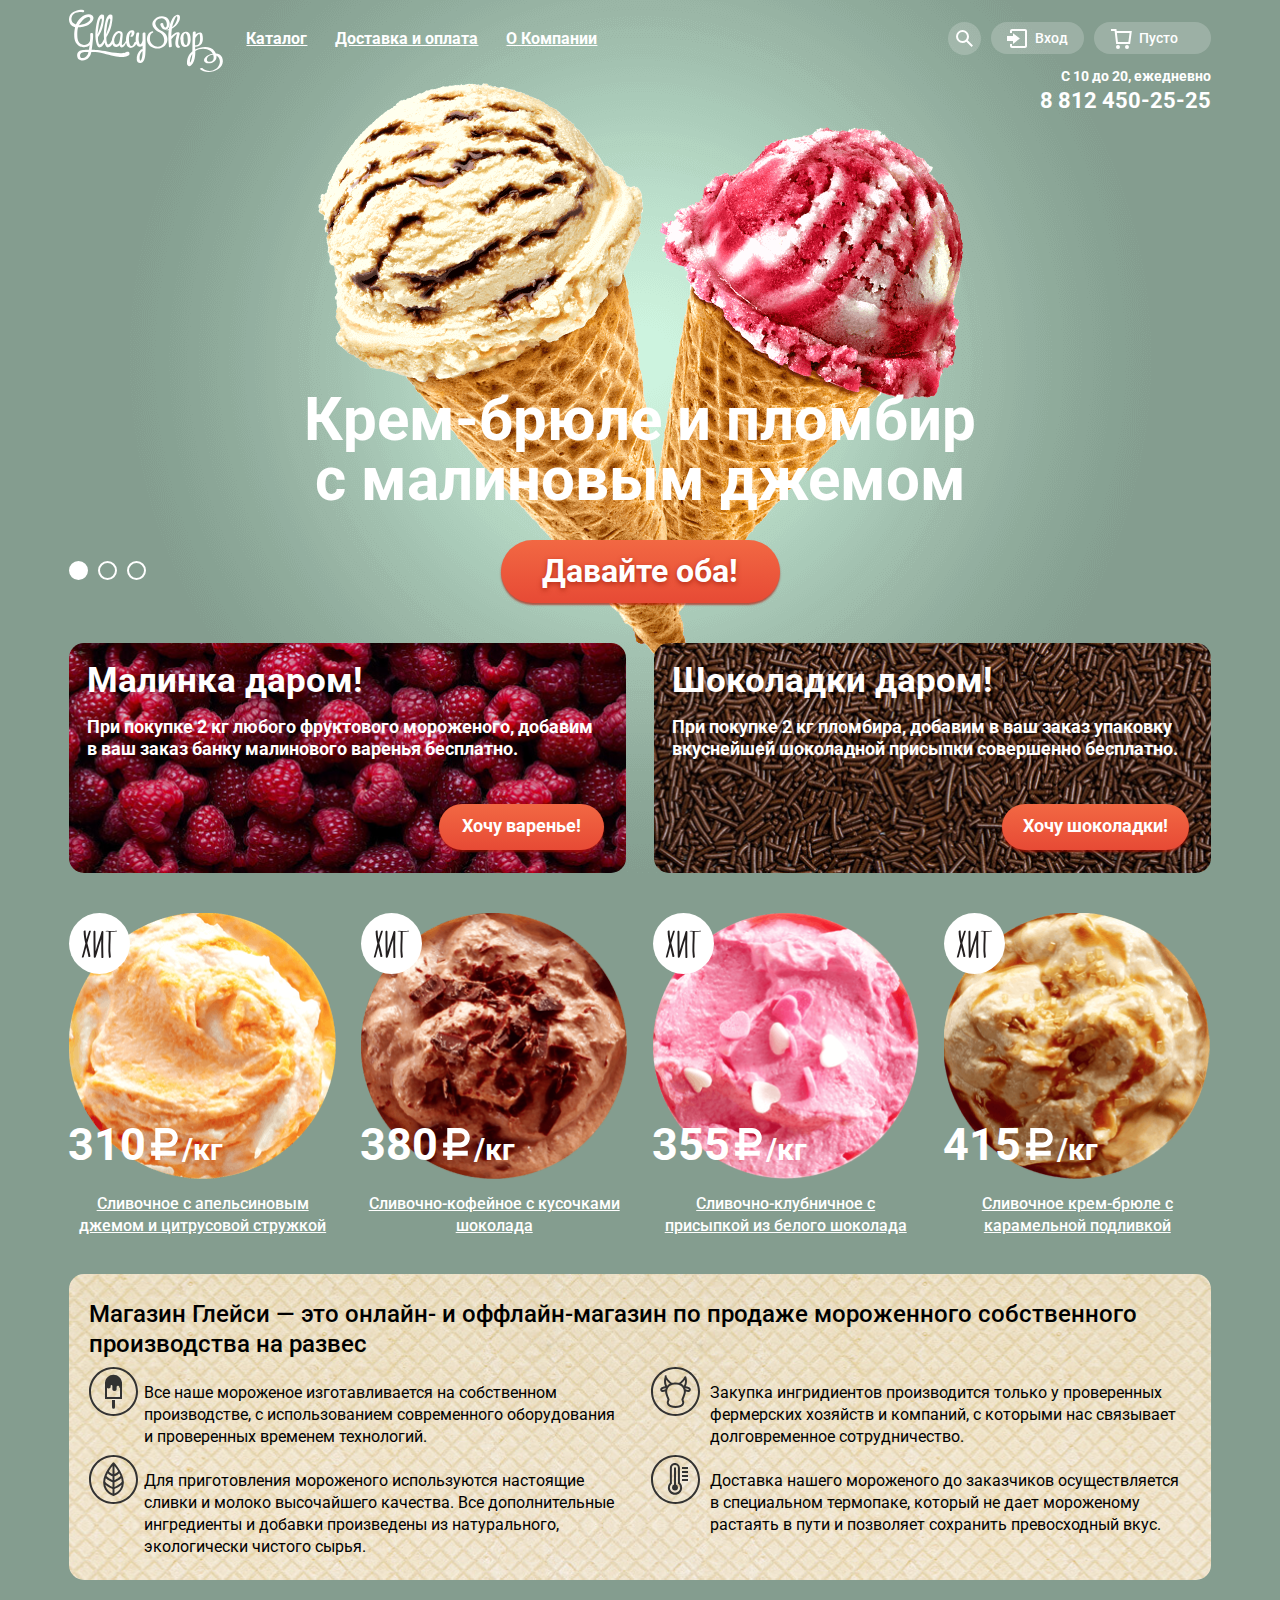
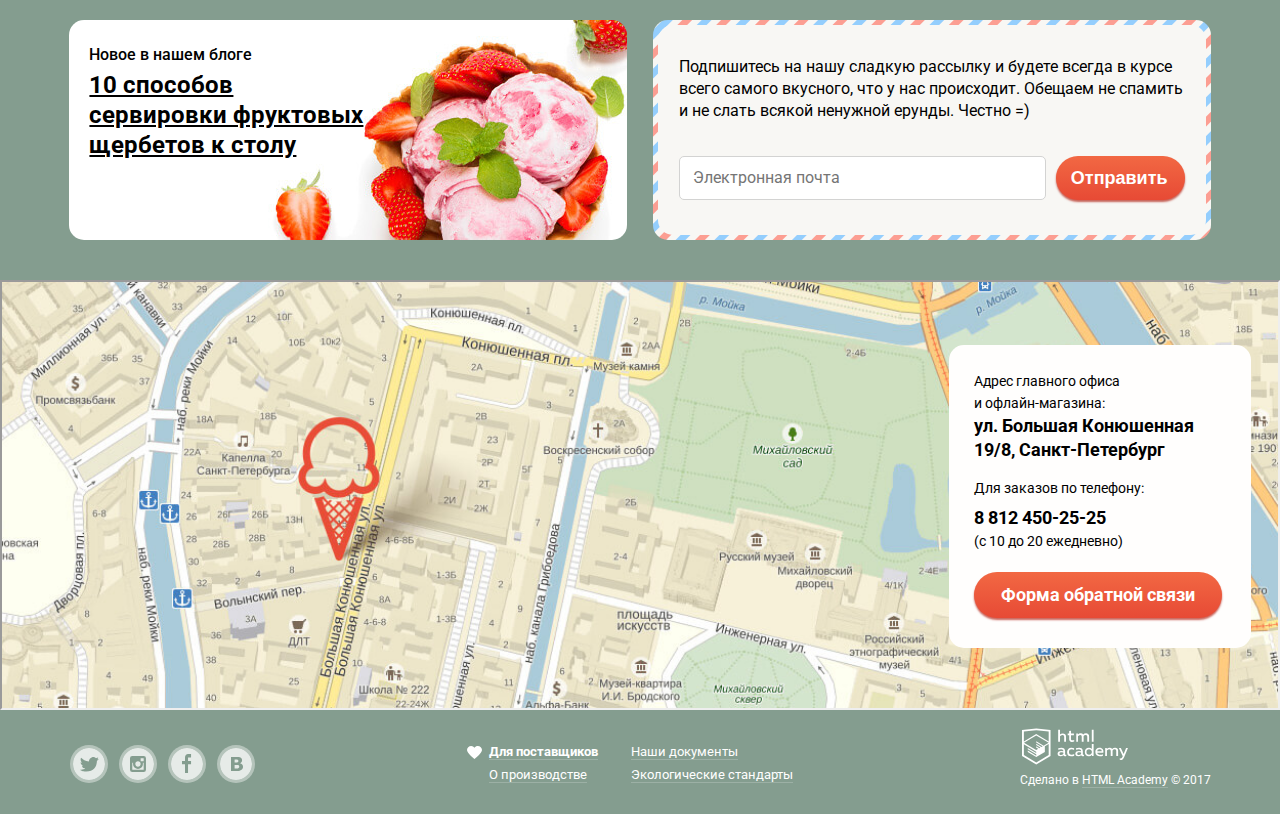
<file: index.html>
<!DOCTYPE html>
<html lang="ru">
  <head>
    <meta charset="utf-8">
    <title>HTML Academy: Глейси</title>
    <link rel="stylesheet" href="css/normalize.css">
    <link rel="stylesheet" href="css/style.css">
    <link rel="stylesheet" href="css/style-min.css">
    <link href="https://fonts.googleapis.com/css?family=Roboto:400,500,700&amp;subset=cyrillic" rel="stylesheet">
  </head>
  <body>
  <input class="visually_hidden" type="radio" id="product_1" name="toggle" checked>
  <input class="visually_hidden" type="radio" id="product_2" name="toggle">
  <input class="visually_hidden" type="radio" id="product_3" name="toggle">
    <div class="general_wrapper">
  	<header>

  		<div class="container">

        <nav class="header_nav">

          <div class="header_logo">
            <img src="img/logo.svg" width="154" height="64" alt="Логотип магазина Глейси. Магазин Глейси">
          </div>

          <ul class="header_site_nav">

            <li class="header_site_nav_element catalog_nav_element"> 
              <a href="#">Каталог</a>
              <div class="sub_menu_wrapper">
                <ul class="sub_menu">
                  <li class="sub_menu_element new_items"><a href="#">Новинки</a></li>
                  <li class="sub_menu_element"><a href="catalog.html">Сливочное</a></li>
                  <li class="sub_menu_element"><a class="active">Щербеты</a></li>
                  <li class="sub_menu_element"><a href="#">Фруктовый лед</a></li>
                  <li class="sub_menu_element"><a href="#">Мелорин</a></li>
                </ul>
              </div>
            </li>

            <li class="header_site_nav_element"><a href="#">Доставка и оплата</a></li>
            <li class="header_site_nav_element"><a href="#">О Компании</a></li>

          </ul>

          <ul class="header_user_nav">

            <li class="header_user_nav_element search_element">
              <a href="#" aria-label="Поиск по сайту"></a>
              <div class="search_form_wrapper">
                <form class="search_form" action="https://echo.htmlacademy.ru" method="post">
                  <label for="search" class="visually_hidden">Поиск по сайту</label>
                  <input type="search" id="search" name="search" placeholder="Что ищем?">
                </form>
              </div>
            </li>

            <li class="header_user_nav_element auth_element">
              <a href="#">Вход</a>
              <div class="auth_form_wrapper">
                <form class="auth_form" action="https://echo.htmlacademy.ru" method="post">

                  <label for="authorization_email" class="visually_hidden">Электронная почта</label>
                  <input type="email" id="authorization_email" name="authorization_email" placeholder="Электронная почта">

                  <label for="password" class="visually_hidden">Пароль</label>
                  <input type="password" id="password" name="password" placeholder="Пароль">

                  <button type="submit" class="btn_standart">Войти</button>

                  <div class="help_links">
                    <a href="#">Забыли пароль?</a>
                    <a href="#">Новая регистрация</a>
                  </div>
                </form>
              </div>
            </li>

            <li class="header_user_nav_element basket_element">
              <a class="empty_basket" href="#" aria-label="Корзина покупок">Пусто</a>
            </li>

          </ul>

        </nav>

        <div class="header_contacts">
          <p class="header_worktime">С 10 до 20, ежедневно</p>
          <a class="header_phone" href="tel:88124502525" aria-label="Номер телефона:">8 812 450-25-25</a>
        </div>

      </div>
    </header>

    <main>
      <div class="container">

        <div class="slider">

          <div class="slider_controls">
            <label for="product_1" class="slide_btn" aria-label="Посмотреть слайд 1" tabindex="0"></label>
            <label for="product_2" class="slide_btn" aria-label="Посмотреть слайд 2" tabindex="0"></label>
            <label for="product_3" class="slide_btn" aria-label="Посмотреть слайд 3" tabindex="0"></label>
          </div>

          <div class="slider_slides">
            <div class="slide" id="slide1">
              <p>Крем-брюле и пломбир с малиновым джемом</p>
              <a class="btn_big" href="#">Давайте оба!</a>
            </div>
            <div class="slide" id="slide2">
              <p>Шоколадный пломбир и лимонный сорбет</p>
              <a class="btn_big" href="#">Давайте оба!</a>
            </div>
            <div class="slide" id="slide3">
              <p>Пломбир с помадкой и клубничный щербет</p>
              <a class="btn_big" href="#">Давайте оба!</a>
            </div>
          </div>

        </div>

        <section class="promo_action">

          <h2 class="visually_hidden">Промо-акции</h2>

          <div class="promo_item promo_raspberry">
            <p class="promo_item_title">Малинка даром!</p>
            <p class="promo_description">При покупке 2 кг любого фруктового мороженого, добавим в ваш заказ банку малинового варенья бесплатно.</p> 
            <a href="#" class="btn_standart">Хочу варенье!</a>
          </div>

          <div class="promo_item promo_chocolate">
            <p class="promo_item_title">Шоколадки даром!</p>
            <p class="promo_description">При покупке 2 кг пломбира, добавим в ваш заказ упаковку вкуснейшей шоколадной присыпки совершенно бесплатно.</p>
            <a href="#" class="btn_standart">Хочу шоколадки!</a>
          </div>

        </section>

        <section class="hits">

          <h2 class="visually_hidden">Хиты</h2>

          <ul class="hits_list">

            <li class="item_card hits_product"> 
              <a class="item_cover" href="#">
                <div class="item_info">
                  <img class="item_image" src="img/hit-1.png" width="267" height="267" alt="Сливочное с апельсиновым джемом и цитрусовой стружкой">
                  <p class="item_price"><span class="rate">310</span><span class="ruble" aria-label="рублей"></span>/кг</p>
                </div>
                <h3 class="item_title">Сливочное с апельсиновым джемом и цитрусовой стружкой</h3>
              </a>
              <div class="item_background_hover">
                <button class="btn_standart quick_view_btn" type="button">Быстрый просмотр</button>
              </div>
            </li>

            <li class="item_card hits_product"> 
              <a class="item_cover" href="#">
                <div class="item_info">
                  <img class="item_image" src="img/hit-2.png" width="267" height="267" alt="Сливочно-кофейное с кусочками шоколада">
                  <p class="item_price"><span class="rate">380</span><span class="ruble" aria-label="рублей"></span>/кг</p>
                </div>
                <h3 class="item_title">Сливочно-кофейное с кусочками шоколада</h3>
              </a>
              <div class="item_background_hover">
                <button class="btn_standart quick_view_btn" type="button">Быстрый просмотр</button>
              </div>
            </li>

            <li class="item_card hits_product"> 
              <a class="item_cover" href="#">
                <div class="item_info">
                  <img class="item_image" src="img/hit-3.png" width="267" height="267" alt="Сливочно-клубничное с присыпкой из белого шоколада">
                  <p class="item_price"><span class="rate">355</span><span class="ruble" aria-label="рублей"></span>/кг</p>
                </div>
                <h3 class="item_title">Сливочно-клубничное с присыпкой из белого шоколада</h3>
              </a>
              <div class="item_background_hover">
                <button class="btn_standart quick_view_btn" type="button">Быстрый просмотр</button>
              </div>
            </li>

            <li class="item_card hits_product"> 
              <a class="item_cover" href="#">
                <div class="item_info">
                  <img class="item_image" src="img/hit-4.png" width="267" height="267" alt="Сливочное крем-брюле с карамельной подливкой">
                  <p class="item_price"><span class="rate">415</span><span class="ruble" aria-label="рублей"></span>/кг</p>
                </div>
                <h3 class="item_title">Сливочное крем-брюле с карамельной подливкой</h3>
              </a>
              <div class="item_background_hover">
                <button class="btn_standart quick_view_btn" type="button">Быстрый просмотр</button>
              </div>
            </li>
          </ul>

        </section>

        <article class="company">
          <h1 class="company_description">Магазин Глейси  — это онлайн- и оффлайн-магазин по продаже мороженного собственного производства на развес</h1>
          <ul class="company_features">
            <li class="feature_1">Все наше мороженое изготавливается на собственном производстве, с использованием современного оборудования и проверенных временем технологий.</li>
            <li class="feature_2">Закупка ингридиентов производится только у проверенных фермерских хозяйств и компаний, с которыми нас связывает долговременное сотрудничество.</li>
            <li class="feature_3">Для приготовления мороженого используются настоящие сливки и молоко высочайшего качества. Все дополнительные ингредиенты и добавки произведены из натурального, экологически чистого сырья.</li>
            <li class="feature_4">Доставка нашего мороженого до заказчиков осуществляется в специальном термопаке, который не дает мороженому растаять в пути и позволяет сохранить превосходный вкус.</li>
          </ul>
        </article>

        <section class="blog_mailing">

          <h2 class="visually_hidden">Новости блога и оформление рассылки</h2>

          <div class="blog_mailing_item blog">
            <h3>Новое в нашем блоге</h3>
            <a href="#">10 способов сервировки фруктовых щербетов к столу</a>
          </div>

          <div class="blog_mailing_item mailing">
            <div class="mailing_content">
              <h3 class="visually_hidden">Рассылка</h3>
              <p>Подпишитесь на нашу сладкую рассылку и будете всегда в курсе всего самого вкусного, что у нас происходит. Обещаем не спамить и не слать всякой ненужной ерунды. Честно =)</p>
              <form class="mailing_form" action="https://echo.htmlacademy.ru" method="post">
                <label for="mailing_email" class="visually_hidden">Электронная почта</label>
                <input type="email" id="mailing_email" name="mailing_email" placeholder="Электронная почта">
                <button type="submit" class="btn_standart">Отправить</button>
              </form>
            </div>
          </div>
        </section>

      </div>

      <section class="map_address">

        <h2 class="visually_hidden">Карта и контакты</h2>

        <div class="map_canvas"> 
          <p class="visually_hidden"> Адрес магазина на карте: ул. Большая Конюшенная 19/8, Санкт-Петербург"</p>
          <iframe src="https://yandex.ru/map-widget/v1/-/CBaC4LdT8B"></iframe>
        </div>

        <div class="main_contacts">
          <p>Адрес главного офиса и офлайн-магазина:</p>
          <p class="main_address">ул. Большая Конюшенная 19/8, Санкт-Петербург</p>
          <p>Для заказов по телефону:</p>
          <a class="main_phone" href="tel:88124502525" aria-label="Номер телефона:">8 812 450-25-25</a>
          <p class="main_phone_time">(с 10 до 20 ежедневно)</p>
          <a class="btn_standart feedback_opener" href="#">Форма обратной связи</a>
        </div>

        <div class="feedback_overlay"></div>

        <form class="feedback_form" action="https://echo.htmlacademy.ru" method="post">
          <p>Мы обязательно вам ответим!</p>

          <button type="button" class="feedback_close" aria-label="Закрыть"></button>

          <label for="feedback_name" class="visually_hidden">Как вас зовут?</label>
          <input type="text" id="feedback_name" name="feedback_name" placeholder="Как вас зовут?">

          <label for="feedback_email" class="visually_hidden">Ваша почта для ответа?</label>
          <input type="email" id="feedback_email" name="feedback_email" placeholder="Ваша почта для ответа?">

          <label for="feedback_comment" class="visually_hidden">Поле для комментария</label>
          <textarea id="feedback_comment" name="feedback_comment" rows="5" cols="100" placeholder="Напишите что-нибудь..."></textarea> 

          <button type="submit" class="btn_standart">Отправить</button>

        </form>

      </section>

    </main>
  	

  	<footer>
      <div class="container">

        <ul class="social_list">
          <li><a class="social_link social_tw" href="#" aria-label="Twitter"></a></li>
          <li><a class="social_link social_inst" href="#" aria-label="Instagram"></a></li>
          <li><a class="social_link social_fb" href="#" aria-label="Facebook"></a></li>
          <li><a class="social_link social_vk" href="#" aria-label="Vkontakte"></a></li>
        </ul>

        <ul class="footer_navigation">
          <li class="footer_navigation_element"><a class="footer_navigation_marked" href="#">Для поставщиков</a></li>
          <li class="footer_navigation_element"><a href="#">Наши документы</a></li>
          <li class="footer_navigation_element"><a href="#">О производстве</a></li>
          <li class="footer_navigation_element"><a href="#">Экологические стандарты</a></li>
        </ul>

        <div class="footer_copyright">
          <a class="copyright_logo" href="https://htmlacademy.ru/intensive/htmlcss" aria-label="Переход на сайт HTML Academy">
            <img src="img/logo-htmlacademy.svg" width="108" height="39" alt="Логотип HTML Academy">
          </a>
          <p>Сделано в <a class="copyright_link" href="https://htmlacademy.ru/intensive/htmlcss">HTML Academy</a> © 2017</p>
        </div>
      </div>

    </footer>
    </div>
    <script src="js/popup_map.js"></script>
    <script src="js/popup_map-min.js"></script>
  </body>
</html>
</file>
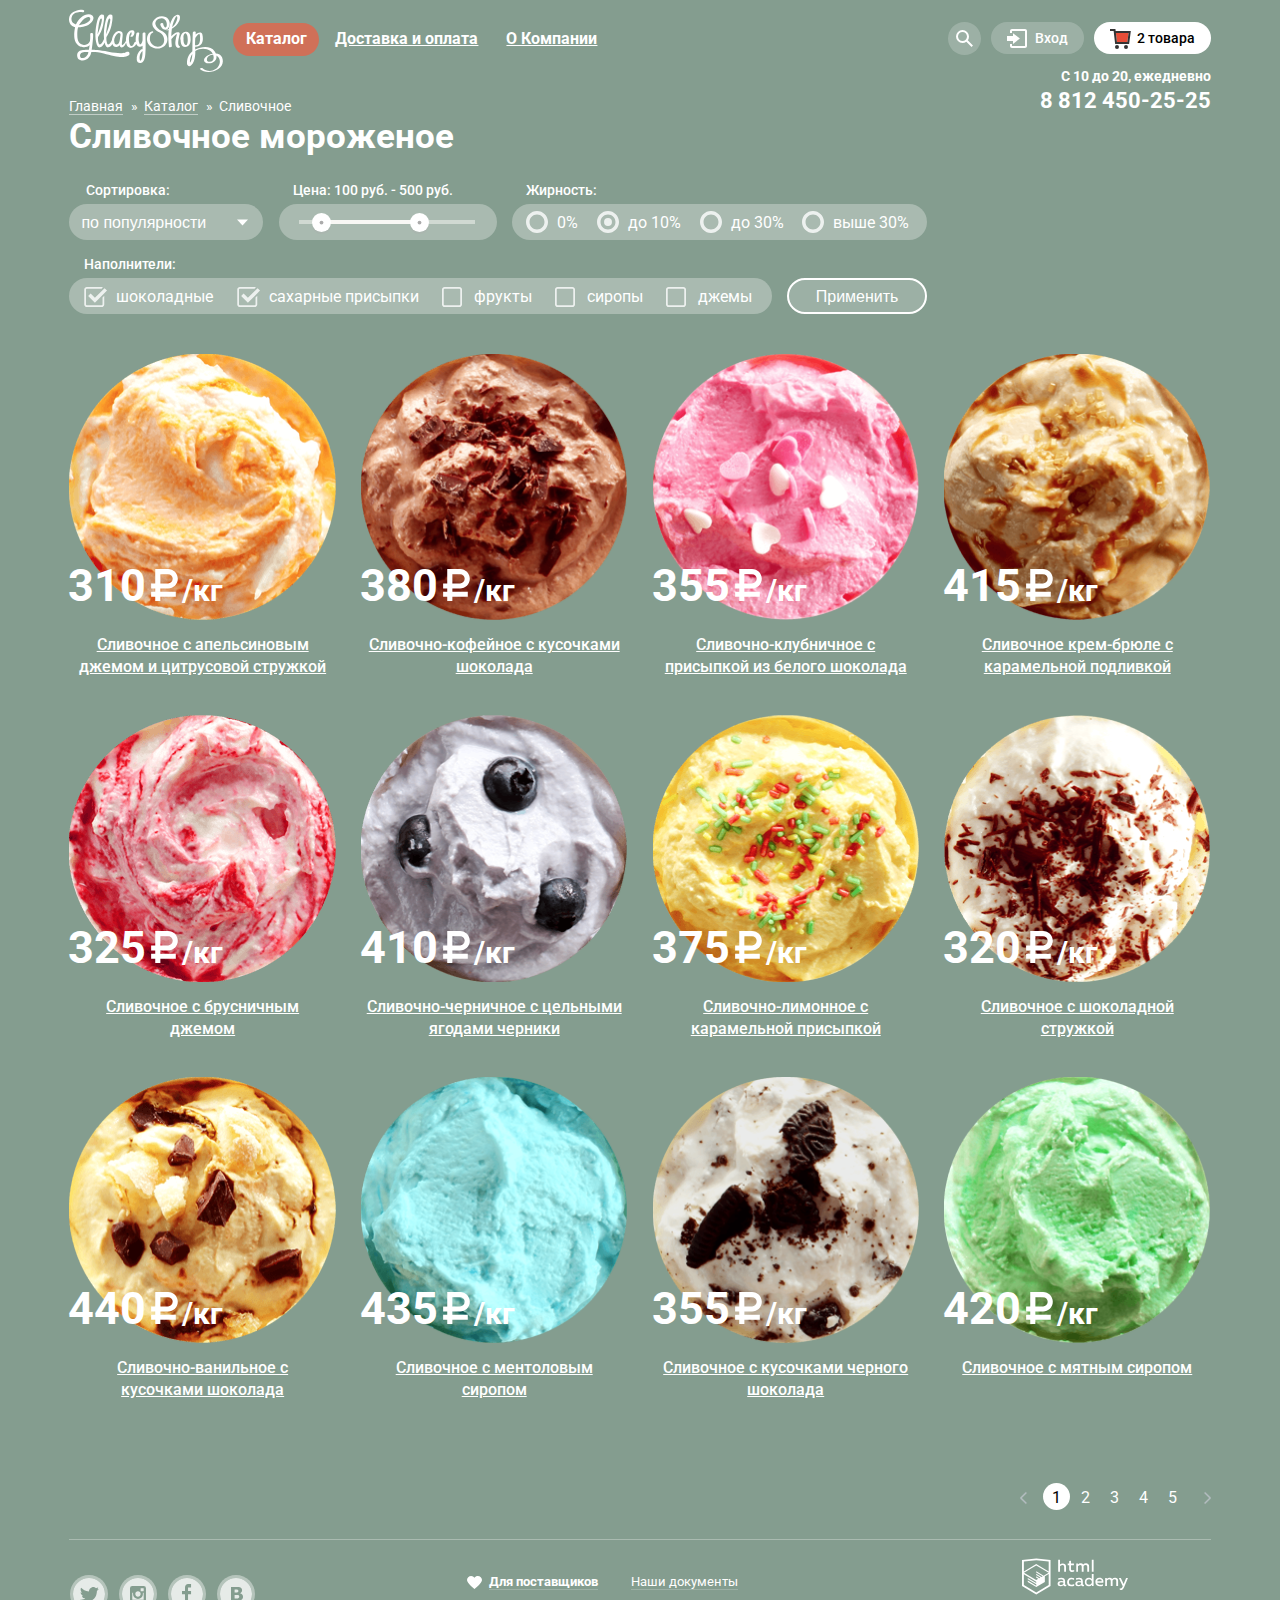
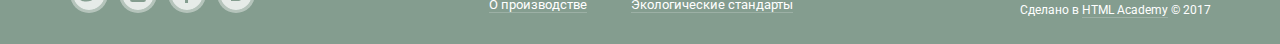
<file: catalog.html>
<!DOCTYPE html>
<html lang="ru">
  <head>
    <meta charset="utf-8">
    <title>HTML Academy: Глейси</title>
    <link rel="stylesheet" href="css/normalize.css">
    <link rel="stylesheet" href="css/style.css">
    <link rel="stylesheet" href="css/style-min.css">
    <link href="https://fonts.googleapis.com/css?family=Roboto:400,500,700&amp;subset=cyrillic" rel="stylesheet">
  </head>
  <body>

  	<header>
    <div class="container">

      <nav class="header_nav">

        <div class="header_logo">
          <a href="index.html" aria-label="Переход на главную страницу">
            <img src="img/logo.svg" width="154" height="64" alt="Логотип магазина Глейси.">
          </a>
        </div>

        <ul class="header_site_nav">

          <li class="header_site_nav_element catalog_nav_element"> 
            <a class="header_catalog_link_active" href="#">Каталог</a>
            <div class="sub_menu_wrapper">
              <ul class="sub_menu">
                <li class="sub_menu_element new_items"><a href="#">Новинки</a></li>
                <li class="sub_menu_element"><a class="active">Сливочное</a></li>
                <li class="sub_menu_element"><a href="index.html">Щербеты</a></li>
                <li class="sub_menu_element"><a href="#">Фруктовый лед</a></li>
                <li class="sub_menu_element"><a href="#">Мелорин</a></li>
              </ul>
            </div>
          </li>

          <li class="header_site_nav_element"><a href="#">Доставка и оплата</a></li>
          <li class="header_site_nav_element"><a href="#company">О Компании</a></li>

        </ul>

        <ul class="header_user_nav">

          <li class="header_user_nav_element search_element">
            <a href="#" aria-label="Поиск по сайту"></a>
            <div class="search_form_wrapper">
              <form class="search_form" action="https://echo.htmlacademy.ru" method="post">
                <label for="search" class="visually_hidden">Поиск по сайту</label>
                <input type="search" id="search" name="search" placeholder="Что ищем?">
              </form>
            </div>
          </li>

          <li class="header_user_nav_element auth_element">
            <a href="#">Вход</a>
            <div class="auth_form_wrapper">
              <form class="auth_form" action="https://echo.htmlacademy.ru" method="post">

                <label for="authorization_email" class="visually_hidden">Электронная почта</label>
                <input type="email" id="authorization_email" name="authorization_email" placeholder="Электронная почта">

                <label for="password" class="visually_hidden">Пароль</label>
                <input type="password" id="password" name="password" placeholder="Пароль">

                <button type="submit" class="btn_standart">Войти</button>

                <div class="help_links">
                  <a href="#">Забыли пароль?</a>
                  <a href="#">Новая регистрация</a>
                </div>
              </form>
            </div>
          </li>

          <li class="header_user_nav_element basket_element basket_element_full">
            <a class="full_basket" href="#" aria-label="Корзина покупок">2 товара</a>
            <div class="basket_card_wrapper">

              <div class="basket_card">
                <div class="basket_list_wrapper">
                  <table class="basket_list">
                    <tr class="basket_item_1">
                      <td class="basket_item_del"><button type="button" class="btn_delete" aria-label="Удалить"></button></td>
                      <td class="basket_item_img"></td>
                      <td class="basket_item_name">Пломбир с апельсиновым джемом</td>
                      <td class="basket_item_price">1,5 кг × <span>200 руб.</span></td>
                      <td class="basket_item_total">300 руб.</td>
                    </tr>
                    <tr class="basket_item_2">
                      <td class="basket_item_del"><button type="button" class="btn_delete" aria-label="Удалить"></button></td>
                      <td class="basket_item_img"></td>
                      <td class="basket_item_name">Клубничный пломбир с присыпкой из белого шоколада</td>
                      <td class="basket_item_price">1,5 кг × <span>300 руб.</span></td>
                      <td class="basket_item_total">450 руб.</td>
                    </tr>
                  </table>
                </div>
                
                <p> Итого: 750 руб. </p>
                <a class="btn_standart" href="#">Оформить заказ</a>
              </div>
            </div>
          </li>

        </ul>

      </nav>

      <div class="header_contacts">
        <p class="header_worktime">С 10 до 20, ежедневно</p>
        <a class="header_phone" href="tel:88124502525" aria-label="Номер телефона:">8 812 450-25-25</a>
      </div>
    </div>

  </header>

    <main>
    <div class="container">

      <ul class="breadcrumbs">
        <li class="breadcrumbs_page"><a href="index.html">Главная</a></li>
        <li class="breadcrumbs_page"><a href="catalog.html">Каталог</a></li>
        <li class="breadcrumbs_page breadcrumbs_page_current">Сливочное</li>
      </ul>

      <h1 class="creamy_page_name">Сливочное мороженое</h1>

      <section class="filter_form">

        <h2 class="visually_hidden">Фильтры</h2>

        <form action="https://echo.htmlacademy.ru" method="get">

          <fieldset class="filter type_sort">
            <legend class="filter_label">Сортировка:</legend>

            <div class="select_area">

              <select name="sort">
                <option selected>по популярности</option>
                <option>сначало недорогие</option>
                <option>сначало дорогие</option>
                <option>по жирности</option>
              </select>

            </div>

          </fieldset>

          <div class="filter price_filter">
            <p class="filter_label">Цена: 100 руб. - 500 руб.</p>

            <div class="filter_area">

              <div class="range_controls">
                <div class="bar"></div>
                <span class="btn_range btn_range_min" tabindex="0"></span>
                <span class="btn_range btn_range_max" tabindex="0"></span>
              </div>

            </div>

          </div>

          <fieldset class="filter fatness_filter">

            <legend class="filter_label">Жирность:</legend>

            <div class="filter_area">

              <input class="visually_hidden" type="radio" id="fat_1" name="fatness">
              <label for="fat_1">0%</label>

              <input class="visually_hidden" type="radio" id="fat_2" name="fatness" checked>
              <label for="fat_2">до 10%</label>

              <input class="visually_hidden" type="radio" id="fat_3" name="fatness">
              <label for="fat_3">до 30%</label>

              <input class="visually_hidden" type="radio" id="fat_4" name="fatness">
              <label for="fat_4">выше 30%</label>

            </div>
          </fieldset>

          <fieldset class="filter filler_filter">

            <legend class="filter_label">Наполнители:</legend>

            <div class="filter_area">

              <input class="visually_hidden" type="checkbox" id="fil_1" name="filler" checked>
              <label for="fil_1">шоколадные</label>

              <input class="visually_hidden" type="checkbox" id="fil_2" name="filler" checked>
              <label for="fil_2">сахарные присыпки</label>

              <input class="visually_hidden" type="checkbox" id="fil_3" name="filler">  
              <label for="fil_3">фрукты </label> 

              <input class="visually_hidden" type="checkbox" id="fil_4" name="filler">
              <label for="fil_4">сиропы</label>

              <input class="visually_hidden" type="checkbox" id="fil_5" name="filler">
              <label for="fil_5">джемы</label>

            </div>

          </fieldset>

          <button type="submit" class="filter btn_filter">Применить</button>

        </form>

      </section>

      <section class="catalog">

        <h2 class="visually_hidden">Каталог товаров</h2>

        <ul class="item_list">

          <li class="item_card"> 
            <a class="item_cover" href="#">
              <div class="item_info">
                <img class="item_image" src="img/hit-1.png" width="267" height="267" alt="Сливочное с апельсиновым джемом и цитрусовой стружкой">
                <p class="item_price"><span class="rate">310</span><span class="ruble" aria-label="рублей"></span>/кг</p>
              </div>
              <h3 class="item_title">Сливочное с апельсиновым джемом и цитрусовой стружкой</h3>
            </a>
            <div class="item_background_hover">
              <button class="btn_standart quick_view_btn" type="button">Быстрый просмотр</button>
            </div>
          </li>

          <li class="item_card"> 
            <a class="item_cover" href="#">
              <div class="item_info">
                <img class="item_image" src="img/hit-2.png" width="267" height="267" alt="Сливочно-кофейное с кусочками шоколада">
                <p class="item_price"><span class="rate">380</span><span class="ruble" aria-label="рублей"></span>/кг</p>
              </div>
              <h3 class="item_title">Сливочно-кофейное с кусочками шоколада</h3>
            </a>
            <div class="item_background_hover">
              <button class="btn_standart quick_view_btn" type="button">Быстрый просмотр</button>
            </div>
          </li>

          <li class="item_card"> 
            <a class="item_cover" href="#">
              <div class="item_info">
                <img class="item_image" src="img/hit-3.png" width="267" height="267" alt="Сливочно-клубничное с присыпкой из белого шоколада">
                <p class="item_price"><span class="rate">355</span><span class="ruble" aria-label="рублей"></span>/кг</p>
              </div>
              <h3 class="item_title">Сливочно-клубничное с присыпкой из белого шоколада</h3>
            </a>
            <div class="item_background_hover">
              <button class="btn_standart quick_view_btn" type="button">Быстрый просмотр</button>
            </div>
          </li>

          <li class="item_card"> 
            <a class="item_cover" href="#">
              <div class="item_info">
                <img class="item_image" src="img/hit-4.png" width="267" height="267" alt="Сливочное крем-брюле с карамельной подливкой">
                <p class="item_price"><span class="rate">415</span><span class="ruble" aria-label="рублей"></span>/кг</p>
              </div>
              <h3 class="item_title">Сливочное крем-брюле с карамельной подливкой</h3>
            </a>
            <div class="item_background_hover">
              <button class="btn_standart quick_view_btn" type="button">Быстрый просмотр</button>
            </div>
          </li>

          <li class="item_card"> 
            <a class="item_cover" href="#">
              <div class="item_info">
                <img class="item_image" src="img/item-5.png" width="267" height="267" alt="Сливочное с брусничным джемом">
                <p class="item_price"><span class="rate">325</span><span class="ruble" aria-label="рублей"></span>/кг</p>
              </div>
              <h3 class="item_title">Сливочное с брусничным джемом</h3>
            </a>
            <div class="item_background_hover">
              <button class="btn_standart quick_view_btn" type="button">Быстрый просмотр</button>
            </div>
          </li>

          <li class="item_card"> 
            <a class="item_cover" href="#">
              <div class="item_info">
                <img class="item_image" src="img/item-6.png" width="267" height="267" alt="Cливочно-черничное с цельными ягодами черники">
                <p class="item_price"><span class="rate">410</span><span class="ruble" aria-label="рублей"></span>/кг</p>
              </div>
              <h3 class="item_title">Cливочно-черничное с цельными ягодами черники</h3>
            </a>
            <div class="item_background_hover">
              <button class="btn_standart quick_view_btn" type="button">Быстрый просмотр</button>
            </div>
          </li>

          <li class="item_card"> 
            <a class="item_cover" href="#">
              <div class="item_info">
                <img class="item_image" src="img/item-7.png" width="267" height="267" alt="Сливочно-лимонное с карамельной присыпкой">
                <p class="item_price"><span class="rate">375</span><span class="ruble" aria-label="рублей"></span>/кг</p>
              </div>
              <h3 class="item_title">Cливочно-лимонное с карамельной присыпкой</h3>
            </a>
            <div class="item_background_hover">
              <button class="btn_standart quick_view_btn" type="button">Быстрый просмотр</button>
            </div>
          </li>

          <li class="item_card"> 
            <a class="item_cover" href="#">
              <div class="item_info">
                <img class="item_image" src="img/item-8.png" width="267" height="267" alt="Сливочное с шоколадной стружкой">
                <p class="item_price"><span class="rate">320</span><span class="ruble" aria-label="рублей"></span>/кг</p>
              </div>
              <h3 class="item_title">Сливочное с шоколадной стружкой</h3>
            </a>
            <div class="item_background_hover">
              <button class="btn_standart quick_view_btn" type="button">Быстрый просмотр</button>
            </div>
          </li>

          <li class="item_card"> 
            <a class="item_cover" href="#">
              <div class="item_info">
                <img class="item_image" src="img/item-9.png" width="267" height="267" alt="Сливочно-ванильное с кусочками шоколада">
                <p class="item_price"><span class="rate">440</span><span class="ruble" aria-label="рублей"></span>/кг</p>
              </div>
              <h3 class="item_title">Сливочно-ванильное с кусочками шоколада</h3>
            </a>
            <div class="item_background_hover">
              <button class="btn_standart quick_view_btn" type="button">Быстрый просмотр</button>
            </div>
          </li>

          <li class="item_card"> 
            <a class="item_cover" href="#">
              <div class="item_info">
                <img class="item_image" src="img/item-10.png" width="267" height="267" alt="Сливочноe с ментоловым сиропом">
                <p class="item_price"><span class="rate">435</span><span class="ruble" aria-label="рублей"></span>/кг</p>
              </div>
              <h3 class="item_title">Сливочноe с ментоловым сиропом</h3>
            </a>
            <div class="item_background_hover">
              <button class="btn_standart quick_view_btn" type="button">Быстрый просмотр</button>
            </div>
          </li>

          <li class="item_card"> 
            <a class="item_cover" href="#">
              <div class="item_info">
                <img class="item_image" src="img/item-11.png" width="267" height="267" alt="Сливочное с кусочками черного шоколада">
                <p class="item_price"><span class="rate">355</span><span class="ruble" aria-label="рублей"></span>/кг</p>
              </div>
              <h3 class="item_title">Сливочное с кусочками черного шоколада</h3>
            </a>
            <div class="item_background_hover">
              <button class="btn_standart quick_view_btn" type="button">Быстрый просмотр</button>
            </div>
          </li>

          <li class="item_card"> 
            <a class="item_cover" href="#">
              <div class="item_info">
                <img class="item_image" src="img/item-12.png" width="267" height="267" alt="Сливочное с мятным сиропом">
                <p class="item_price"><span class="rate">420</span><span class="ruble" aria-label="рублей"></span>/кг</p>
              </div>
              <h3 class="item_title">Сливочное с мятным сиропом</h3>
            </a>
            <div class="item_background_hover">
              <button class="btn_standart quick_view_btn" type="button">Быстрый просмотр</button>
            </div>
          </li>

        </ul>

      </section>

      <ul class="pagination_list">
        <li class="pagination_page_prev"><a class="disabled" href="#prev" aria-label="Предыдущая страница"></a></li>
        <li class="pagination_item pagination_page_current">1</li>
        <li class="pagination_item"><a href="#2">2</a></li>
        <li class="pagination_item"><a href="#3">3</a></li>
        <li class="pagination_item"><a href="#4">4</a></li>
        <li class="pagination_item pagination_page_last"><a href="#5">5</a></li>
        <li class="pagination_page_next"><a href="#next" aria-label="Следующая страница"></a></li>
      </ul>
    </div>
  </main>

  <footer>

    <div class="container">

      <ul class="social_list">
        <li><a class="social_link social_tw" href="#" aria-label="Twitter"></a></li>
        <li><a class="social_link social_inst" href="#" aria-label="Instagram"></a></li>
        <li><a class="social_link social_fb" href="#" aria-label="Facebook"></a></li>
        <li><a class="social_link social_vk" href="#" aria-label="Vkontakte"></a></li>
      </ul>

      <ul class="footer_navigation">
        <li class="footer_navigation_element"><a class="footer_navigation_marked" href="#">Для поставщиков</a></li>
        <li class="footer_navigation_element"><a href="#">Наши документы</a></li>
        <li class="footer_navigation_element"><a href="#">О производстве</a></li>
        <li class="footer_navigation_element"><a href="#">Экологические стандарты</a></li>
      </ul>

      <div class="footer_copyright">
        <a class="copyright_logo" href="https://htmlacademy.ru/intensive/htmlcss" aria-label="Переход на сайт HTML Academy">
          <img src="img/logo-htmlacademy.svg" width="108" height="39" alt="Логотип HTML Academy">
        </a>
        <p>Сделано в <a class="copyright_link" href="https://htmlacademy.ru/intensive/htmlcss">HTML Academy</a> © 2017</p>
      </div>
    </div>
  </footer>
  </body>
</html>
</file>
<file: css/style.css>
*,*:before,*:after {	-webkit-box-sizing: inherit;	        box-sizing: inherit;}html {	-webkit-box-sizing: border-box;	        box-sizing: border-box;}body {	font-family: 'Roboto', Arial, sans-serif;	font-size: 16px;	font-weight: 400;	line-height: 22px;	padding: 0;	color: #fff;	background-color: #849d8f;}img {	width: 100%;	height: auto;}a {	text-decoration: none;	color: #fff;}header > .container,main > .container,footer > .container {	min-width: 900px;	max-width: 1200px;	margin: 0 auto;	padding: 0 2.3%;}.visually_hidden:not(:focus):not(:active),input[type='checkbox'].visually_hidden,input[type='radio'].visually_hidden {	position: absolute;	overflow: hidden;	clip: rect(0 0 0 0);	width: 1px;	height: 1px;	margin: -1px;	padding: 0;	white-space: nowrap;	border: 0;	-webkit-clip-path: inset(100%);	        clip-path: inset(100%);}.general_wrapper {	width: 100%;	background: url('../img/slide-1.png') no-repeat top center;	background-color: #849d8f;}/* кнопки */.btn_standart,.btn_big {	font-weight: 700;	display: inline-block;	cursor: pointer;	text-align: center;	vertical-align: middle;	color: #fff;	border: none;	background-color: #f63;	background-image: -webkit-gradient(linear, left bottom, left top, from(#e74a35), to(#f26843));	background-image: -webkit-linear-gradient(bottom, #e74a35 0%, #f26843 100%);	background-image: -o-linear-gradient(bottom, #e74a35 0%, #f26843 100%);	background-image: linear-gradient(to top, #e74a35 0%, #f26843 100%);	-webkit-box-shadow: 0 2px 2px rgba(172, 16, 0, .64);	        box-shadow: 0 2px 2px rgba(172, 16, 0, .64);}.btn_standart:hover,.btn_big:hover {	background-image: -webkit-gradient(linear, left bottom, left top, from(#ec6f5e), to(#f58669));	background-image: -webkit-linear-gradient(bottom, #ec6f5e 0%, #f58669 100%);	background-image: -o-linear-gradient(bottom, #ec6f5e 0%, #f58669 100%);	background-image: linear-gradient(to top, #ec6f5e 0%, #f58669 100%);}.btn_standart:active,.btn_big:active {	background-color: rgba(255, 255, 255, .2);	background-image: -webkit-gradient(linear, left bottom, left top, from(#f26843), to(#e74a35));	background-image: -webkit-linear-gradient(bottom, #f26843 0%, #e74a35 100%);	background-image: -o-linear-gradient(bottom, #f26843 0%, #e74a35 100%);	background-image: linear-gradient(to top, #f26843 0%, #e74a35 100%);	-webkit-box-shadow: inset 0 2px 2px #942718;	        box-shadow: inset 0 2px 2px #942718;}.btn_big {	font-size: 32px;	line-height: 44px;	padding: 9px 42px 10px 41px;	border-radius: 50px;	text-shadow: 0 2px 5px rgba(160, 32, 11, .76);}.btn_standart {	font-size: 18px;	line-height: 24px;	border-radius: 40px;}.auth_form .btn_standart {	border-radius: 20px;}/* формы на главной странице */.search_form,.auth_form,.feedback_form {	border-radius: 5px;	background-color: #f8f7f4;}::-webkit-input-placeholder {	/* Chrome/Opera/Safari */	font-weight: 400;}::-moz-placeholder {	/* Firefox 19+ */	font-weight: 400;}:-ms-input-placeholder {	/* IE 10+ */	font-weight: 400;}:-moz-placeholder {	/* Firefox 18- */	font-weight: 400;}.search_form input,.auth_form input,.mailing_form input,.feedback_form input,.feedback_form textarea {	font-family: 'Roboto', Arial, sans-serif;	font-size: 14px;	font-weight: 400;	line-height: 24px;	padding: 8px 13px;	border: 1px solid #d3d3d2;	border-radius: 5px;}.search_form input:hover,.auth_form input:hover,.mailing_form input:hover,.feedback_form input:hover,.feedback_form textarea:hover {	padding: 7px 12px;	border: 2px solid #c7c6c5;	outline: none;}.search_form input:focus,.auth_form input:focus,.mailing_form input:focus,.feedback_form input:focus,.feedback_form textarea:focus {	padding: 7px 12px;	border: 2px solid #8fbdec;	outline: none;}.search_form_wrapper {	position: absolute;	z-index: 1;	top: 32px;	right: -2px;	display: none;	padding-top: 5px;}.search_form {	width: 341px;	padding: 20px 15px;	-webkit-box-shadow: 0 20px 20px rgba(0, 0, 0, .4);	        box-shadow: 0 20px 20px rgba(0, 0, 0, .4);}.auth_form_wrapper {	position: absolute;	z-index: 1;	top: 32px;	right: -2px;	display: none;	padding-top: 5px;}.auth_form {	display: -webkit-box;	display: -ms-flexbox;	display: flex;	width: 277px;	min-height: 214px;	padding: 20px 17px 22px 19px;	-webkit-box-shadow: 0 20px 20px rgba(0, 0, 0, .4);	        box-shadow: 0 20px 20px rgba(0, 0, 0, .4);	-webkit-box-pack: justify;	    -ms-flex-pack: justify;	        justify-content: space-between;	-ms-flex-line-pack: justify;	    align-content: space-between;	-webkit-box-align: center;	    -ms-flex-align: center;	        align-items: center;	-ms-flex-wrap: wrap;	    flex-wrap: wrap;}.auth_form input {	margin-bottom: 20px;}.help_links a {	font-size: 13px;	font-weight: 400;	display: block;	padding: 0 3px 3px 0;	text-decoration: underline;	color: #333;}.help_links a:hover,.help_links a:active {	color: #e84d37;	border-bottom: 1px solid rgba(232, 77, 55, .2);}.auth_form .btn_standart {	padding: 10px 23px;}.search_form input,.auth_form input {	width: 100%;}@-webkit-keyframes bounce {	0% {		-webkit-transform: translateY(-2000px);		        transform: translateY(-2000px);	}	70% {		-webkit-transform: translateY(30px);		        transform: translateY(30px);	}	90% {		-webkit-transform: translateY(-10px);		        transform: translateY(-10px);	}	100% {		-webkit-transform: translateY(0);		        transform: translateY(0);	}}@keyframes bounce {	0% {		-webkit-transform: translateY(-2000px);		        transform: translateY(-2000px);	}	70% {		-webkit-transform: translateY(30px);		        transform: translateY(30px);	}	90% {		-webkit-transform: translateY(-10px);		        transform: translateY(-10px);	}	100% {		-webkit-transform: translateY(0);		        transform: translateY(0);	}}@-webkit-keyframes shake {	0%,	100% {		-webkit-transform: translateX(0);		        transform: translateX(0);	}	10%,	30%,	50%,	70%,	90% {		-webkit-transform: translateX(-10px);		        transform: translateX(-10px);	}	20%,	40%,	60%,	80% {		-webkit-transform: translateX(10px);		        transform: translateX(10px);	}}@keyframes shake {	0%,	100% {		-webkit-transform: translateX(0);		        transform: translateX(0);	}	10%,	30%,	50%,	70%,	90% {		-webkit-transform: translateX(-10px);		        transform: translateX(-10px);	}	20%,	40%,	60%,	80% {		-webkit-transform: translateX(10px);		        transform: translateX(10px);	}}.feedback_overlay {	position: fixed;	z-index: 2;	top: 0;	left: 0;	display: none;	width: 100%;	height: 100%;	background-color: rgba(0, 0, 0, .3);}.feedback_overlay_show {	display: block;}.feedback_form {	position: fixed;	z-index: 3;	top: 120px;	left: 50%;	display: none;	-webkit-box-orient: vertical;	-webkit-box-direction: normal;	    -ms-flex-direction: column;	        flex-direction: column;	width: 478px;	min-height: 443px;	margin-left: -239px;	padding: 18px 24px 27px 24px;	-webkit-animation: bounce .6s;	        animation: bounce .6s;	border-radius: 10px;	-webkit-box-pack: justify;	    -ms-flex-pack: justify;	        justify-content: space-between;	-ms-flex-line-pack: justify;	    align-content: space-between;	-webkit-box-align: start;	    -ms-flex-align: start;	        align-items: flex-start;	-ms-flex-wrap: wrap;	    flex-wrap: wrap;}.feedback_show {	display: -webkit-box;	display: -ms-flexbox;	display: flex;}.feedback_error {	-webkit-animation: shake .6s;	        animation: shake .6s;}.feedback_form p {	font-size: 24px;	font-weight: 500;	line-height: 28px;	margin: 0 0 18px;	color: #000;}.feedback_close {	position: absolute;	top: 15px;	right: 17px;	display: block;	width: 18px;	height: 18px;	cursor: pointer;	border: none;	background: url('../img/cross-big.svg') no-repeat center;}.feedback_form input {	font-size: 16px;	width: 267px;	margin-bottom: 20px;}.feedback_form textarea {	font-size: 16px;	width: 100%;	min-height: 156px;	padding: 10px 13px;}.feedback_form textarea:hover {	padding: 9px 12px;}.feedback_form .btn_standart {	margin-top: 25px;	padding: 10px 22px;	-ms-flex-item-align: end;	    align-self: flex-end;}/* header */header > .container {	min-height: 110px;	padding-top: 9px;}header > .container,.header_nav,.header_site_nav,.header_user_nav {	display: -webkit-box;	display: -ms-flexbox;	display: flex;	-webkit-box-align: start;	    -ms-flex-align: start;	        align-items: flex-start;	-ms-flex-wrap: wrap;	    flex-wrap: wrap;}.header_nav {	font-size: 14px;	font-weight: 400;	line-height: 16px;	width: 100%;}.header_logo {	margin-right: 10px;	width: 154px;	height: 64px;}.header_nav li {	list-style: none;}.header_site_nav {	margin: 0;	padding: 14px 0 0;}.header_site_nav_element {	position: relative;	margin-right: 3px;}.header_site_nav_element > a {	font-size: 16px;	font-weight: 700;	line-height: 18px;	display: block;	padding: 7px 12px 8px 13px;	text-decoration: underline;	color: #fff;}.header_site_nav_element:hover > a,.header_site_nav_element:active > a {	text-decoration: none;	color: #000;	border-radius: 20px;	background-color: #f7f6f3;}.sub_menu_wrapper {	position: absolute;	z-index: 2;	top: 32px;	left: -7px;	display: none;	padding-top: 5px;}.catalog_nav_element:hover .sub_menu_wrapper {	display: block;}.sub_menu {	min-width: 143px;	padding: 5px 0;	border-radius: 5px;	background-color: #f8f7f4;	-webkit-box-shadow: 0 20px 20px rgba(0, 0, 0, .4);	        box-shadow: 0 20px 20px rgba(0, 0, 0, .4);}.sub_menu a {	display: block;	padding: 5px 20px 10px;	color: #000;}.sub_menu_element:hover a {	background-color: #fbded7;}.sub_menu_element:active a {	background-color: #f6b5a5;}.sub_menu_element .active,.sub_menu_element .active:hover,.sub_menu_element .active:active {	color: #fff;	background-color: #d07058;}.new_items {	font-weight: 700;	position: relative;	margin-bottom: 7px;}.new_items::after {	position: absolute;	bottom: -3px;	left: 50%;	width: 90%;	height: 1px;	content: '';	-webkit-transform: translateX(-50%);	    -ms-transform: translateX(-50%);	        transform: translateX(-50%);	background: #000;	background-color: rgba(0,0,0,.1);}.header_user_nav {	font-weight: 500;	min-width: 263px;	margin: 0;	margin-left: auto;	padding: 13px 0 0;	-webkit-box-pack: justify;	    -ms-flex-pack: justify;	        justify-content: space-between;}.header_user_nav_element {	position: relative;}.header_user_nav_element > a {	font-size: 14px;	line-height: 16px;	border-radius: 20px;	background-color: rgba(255, 255, 255, .2);}.header_user_nav_element:hover > a,.header_user_nav_element:active > a {	color: #000;	border-radius: 20px;	background-color: #fff;}.search_element a {	display: block;	width: 33px;	height: 33px;}.search_element:hover .search_form_wrapper {	display: block;}.search_element a::before {	position: absolute;	top: 8px;	left: 8px;	width: 17px;	height: 17px;	content: '';	background: url(../img/loupe.svg) no-repeat center;}.search_element:hover a::before {	background: url(../img/loupe-black.svg) no-repeat center;}.auth_element > a {	display: block;	width: 93px;	height: 32px;	padding: 8px 17px 11px 44px;}.auth_element:hover .auth_form_wrapper {	display: block;}.auth_element > a::before {	position: absolute;	top: 7px;	left: 16px;	width: 21px;	height: 19px;	content: '';	background: url(../img/entrance-white.svg) no-repeat center;}.auth_element:hover > a::before {	background: url(../img/entrance.svg) no-repeat center;}.basket_element > a {	display: block;	width: 117px;	height: 32px;	padding: 8px 0 11px 45px;}.empty_basket::before {	position: absolute;	top: 7px;	left: 17px;	width: 21px;	height: 20px;	content: '';	background: url(../img/basket.svg) no-repeat center;}.basket_element:hover .empty_basket::before {	background: url(../img/basket-black.svg) no-repeat center;}.header_contacts {	font-weight: 700;	margin-top: -5px;	margin-left: auto;}.header_worktime {	font-size: 14px;	line-height: 16px;	margin: 0 0 5px;	text-align: right;}.header_phone {	font-size: 22px;	line-height: 24px;	text-align: right;}/* header catalog */.header_site_nav_element > .header_catalog_link_active {	text-decoration: none;	border-radius: 20px;	background-color: #d07058;}.header_user_nav_element .full_basket {	position: relative;	padding-left: 43px;	color: #000;	background-color: #fff;}.full_basket::before {	position: absolute;	top: 7px;	left: 16px;	width: 21px;	height: 20px;	content: '';	background: url(../img/basket-red.svg) no-repeat center;}.basket_element_full:hover .basket_card_wrapper {	display: block;}.basket_card_wrapper {	position: absolute;	z-index: 1;	top: 32px;	right: 0;	display: none;	padding-top: 5px;}.basket_card {	display: -webkit-box;	display: -ms-flexbox;	display: flex;	-webkit-box-orient: vertical;	-webkit-box-direction: normal;	    -ms-flex-direction: column;	        flex-direction: column;	min-width: 540px;	padding: 20px 13px 22px 15px;	border-radius: 5px;	background-color: #f8f7f4;	-webkit-box-shadow: 0 20px 20px rgba(0, 0, 0, .4);	        box-shadow: 0 20px 20px rgba(0, 0, 0, .4);}.basket_list_wrapper {	padding-bottom: 5px;	border-bottom: 1px solid rgba(0, 0, 0, .3);}.basket_list {	font-size: 13px;	font-weight: 400;	line-height: 16px;	width: 100%;	border-collapse: collapse;	color: #000;}.basket_list tr {	height: 53px;	vertical-align: top;}.basket_item_del {	padding: 11px 10px 0 0;}.btn_delete {	display: block;	width: 11px;	height: 11px;	cursor: pointer;	border: none;	background: url(../img/cross-small.svg) no-repeat top center;}.basket_item_1 .basket_item_img {	width: 33px;	height: 33px;	border: none;	background: url(../img/hit-1.png) no-repeat top center;	background-size: contain;}.basket_item_2 .basket_item_img {	width: 33px;	height: 33px;	border: none;	background: url(../img/hit-3.png) no-repeat top center;	background-size: contain;}.basket_item_name {	width: 240px;	padding: 9px 12px 0;}.basket_item_price {	padding: 10px 9px 0 19px;}.basket_item_price span {	color: rgba(0, 0, 0, .5);}.basket_item_total {	padding: 10px 10px 0 0;}.basket_card p {	font-size: 15px;	font-weight: 700;	line-height: 18px;	margin: 13px 0 14px;	text-align: right;	color: #000;}.basket_card .btn_standart {	padding: 10px 16px 10px 14px;	-ms-flex-item-align: end;	    align-self: flex-end;}/* main */.slider {	position: relative;	margin-bottom: 40px;	padding-top: 276px;}.slide {	display: none;	text-align: center;}#product_1:checked ~ .general_wrapper #slide1,#product_2:checked ~ .general_wrapper #slide2,#product_3:checked ~ .general_wrapper #slide3 {	display: block;}#product_1:checked ~ .general_wrapper label[for='product_1'],#product_2:checked ~ .general_wrapper label[for='product_2'],#product_3:checked ~ .general_wrapper label[for='product_3'] {	background-color: #fff;}#product_1:checked ~ .general_wrapper {	background-color: #849d8f;	background-image: url('../img/slide-1.png');}#product_2:checked ~ .general_wrapper {	background-color: #8996a6;	background-image: url('../img/slide-2.png');}#product_3:checked ~ .general_wrapper {	background-color: #9d8b84;	background-image: url('../img/slide-3.png');}.general_wrapper::before,.general_wrapper::after {	visibility: hidden;	content: '';}.general_wrapper::before {	background-image: url('../img/slide-2.png');}.general_wrapper::after {	background-image: url('../img/slide-3.png');}.slide p {	font-size: 60px;	font-weight: 700;	line-height: 60px;	width: 675px;	margin: 0 auto;	margin-bottom: 30px;	text-align: center;}.slider_controls {	position: absolute;	bottom: 23px;	display: -webkit-box;	display: -ms-flexbox;	display: flex;	width: 77px;	-webkit-box-pack: justify;	    -ms-flex-pack: justify;	        justify-content: space-between;}.slide_btn {	width: 19px;	height: 19px;	margin: 0;	cursor: pointer;	border: 2px solid #fff;	border-radius: 50%;	background-color: transparent;}.slide_btn:hover {	background-color: rgba(255, 255, 255, .5);}.promo_action {	display: -webkit-box;	display: -ms-flexbox;	display: flex;	margin-bottom: 40px;	-webkit-box-pack: justify;	    -ms-flex-pack: justify;	        justify-content: space-between;}.promo_item {	width: 48.8%;	padding: 17px 22px 23px 18px;	border-radius: 15px;}.promo_raspberry {	background: url('../img/raspberry.jpg') no-repeat center;	background-color: #c93c5d;	background-size: cover;}.promo_chocolate {	background: url('../img/choco.jpg') no-repeat center;	background-color: #734a38;	background-size: cover;}.promo_item_title {	font-size: 35px;	font-weight: 700;	line-height: 41px;	margin: 0 0 15px;}.promo_description {	font-size: 18px;	font-weight: 700;	line-height: 22px;	margin: 0 0 44px;}.promo_item .btn_standart {	float: right;	padding: 10px 23px 12px;}.promo_chocolate .btn_standart {	padding: 10px 21px 12px;}.hits {	width: 100%;	margin-bottom: 12px;}.hits_list,.item_list {	display: -webkit-box;	display: -ms-flexbox;	display: flex;	margin: 0;	padding: 0;	list-style: none;	-webkit-box-align: start;	    -ms-flex-align: start;	        align-items: flex-start;	-ms-flex-wrap: wrap;	    flex-wrap: wrap;}.item_card {	position: relative;	width: 23.35%;	margin: 0 2.2% 0 0;}.item_card:nth-child(4n) {	margin-right: 0;}.hits_list .item_card::after {	position: absolute;	z-index: 3;	top: 0;	left: 0;	width: 61px;	height: 61px;	content: '';	background: url('../img/hit.svg') no-repeat center;}.item_info {	position: relative;}.item_image {	margin-bottom: 8px;}.item_price {	font-size: 30px;	font-weight: 700;	line-height: 45px;	position: absolute;	bottom: 15px;	left: -1px;	margin: 0;}.rate {	font-size: 45px;}.ruble {	display: inline-block;	width: 32px;	height: 37px;	margin: 0 1px 15px 3px;	vertical-align: middle;	background: url('../img/ruble.svg') no-repeat bottom center;	background-size: contain;}.item_title {	font-size: 16px;	font-weight: 500;	line-height: 22px;	position: relative;	display: block;	margin: 0 0 25px;	padding: 0 5px 0;	text-align: center;	text-decoration: underline;}.item_background_hover {	position: absolute;	z-index: 2;	top: -6px;	left: -10px;	display: none;	-webkit-box-orient: vertical;	-webkit-box-direction: normal;	    -ms-flex-direction: column;	        flex-direction: column;	width: 108%;	height: 115%;	padding-bottom: 8%;	border-radius: 5px;	background-color: rgba(255,255,255,.2);	-webkit-box-shadow: 0 20px 20px 0 rgba(0,0,0,.4);	        box-shadow: 0 20px 20px 0 rgba(0,0,0,.4);	-webkit-box-pack: end;	    -ms-flex-pack: end;	        justify-content: flex-end;	-webkit-box-align: center;	    -ms-flex-align: center;	        align-items: center;}.quick_view_btn {	padding: 8px 5% 9px;}.item_card:hover .item_background_hover {	z-index: 1;	display: -webkit-box;	display: -ms-flexbox;	display: flex;}.item_card:hover .item_cover {	position: relative;	z-index: 2;}.company {	margin-bottom: 40px;	padding: 25px 20px 0;	color: #000;	border-radius: 15px;	background: url('../img/wafer.jpg') no-repeat center;	background-color: #efe1c6;	background-size: cover;}.company_description {	font-size: 24px;	font-weight: 500;	line-height: 30px;	margin: 0 0 23px;}.company_features {	display: -webkit-box;	display: -ms-flexbox;	display: flex;	margin: 0;	padding: 0;	list-style: none;	-ms-flex-wrap: wrap;	    flex-wrap: wrap;}.company_features li {	position: relative;	width: calc(50% - 20px);	margin: 0 35px 22px 0;	padding-left: 55px;	vertical-align: top;}.company_features li:nth-child(2n) {	margin-right: 0;}.company_features li::before {	position: absolute;	width: 49px;	height: 49px;	content: '';}.feature_1::before {	top: -15px;	left: 0;	background: url('../img/ice-cream.svg') no-repeat center;}.feature_2::before {	top: -15px;	left: -4px;	background: url('../img/cow.svg') no-repeat center;}.feature_3::before {	top: -15px;	left: 0;	background: url('../img/eco.svg') no-repeat center;}.feature_4::before {	top: -15px;	left: -4px;	background: url('../img/thermometer.svg') no-repeat center;}.blog_mailing {	display: -webkit-box;	display: -ms-flexbox;	display: flex;	margin-bottom: 40px;	-webkit-box-pack: justify;	    -ms-flex-pack: justify;	        justify-content: space-between;}.blog_mailing_item {	width: 48.9%;	min-height: 220px;}.blog {	padding: 27px 20px;	border-radius: 15px;	background: url('../img/blog.jpg') no-repeat center;	background-color: #fff;	background-size: cover;}.blog h3,.blog a {	color: #000;}.blog h3 {	font-size: 16px;	font-weight: 500;	line-height: 16px;	margin: 0 0 7px;}.blog a {	font-size: 24px;	font-weight: 700;	line-height: 30px;	display: inline-block;	max-width: 281px;	vertical-align: middle;	text-decoration: underline;}.blog a:hover {	color: #f63;}.mailing {	padding: 5px;	border-radius: 15px;	background: url('../img/mailing-pic.png') no-repeat center;	background-color: #92cdff;	background-size: cover;}.mailing_content {	display: -webkit-box;	display: -ms-flexbox;	display: flex;	-webkit-box-orient: vertical;	-webkit-box-direction: normal;	    -ms-flex-direction: column;	        flex-direction: column;	min-height: 210px;	padding: 31px 21px 35px;	border-radius: 15px;	background-color: #f8f7f4;	-webkit-box-pack: justify;	    -ms-flex-pack: justify;	        justify-content: space-between;}.mailing p {	margin: 0 0 20px;	color: #000;}.mailing_form {	display: -webkit-box;	display: -ms-flexbox;	display: flex;}.mailing_form input {	font-size: 16px;	padding: 9px 13px;	-webkit-box-flex: 1;	    -ms-flex-positive: 1;	        flex-grow: 1;}.mailing_form button {	min-height: 44px;	margin-left: 10px;	padding: 10px 17px 10px 15px;}.map_address {	position: relative;	min-width: 900px;}.map_canvas {	height: 430px;	background: url('../img/map-pin.jpg') no-repeat center;	background-size: cover;}iframe {	position: absolute;	z-index: 2;	width: 100%;	height: 100%;}.main_contacts {	font-size: 14px;	position: absolute;	z-index: 3;	top: 65px;	right: 2.3%;	width: 302px;	padding: 25px 25px 30px;	color: #000;	border-radius: 15px;	background-color: #fffefd;}.main_contacts p:not(.main_address):not(.main_phone_time) {	margin: 0;}.main_contacts p:first-child {	width: 150px;}.main_address,.main_phone {	font-size: 18px;	font-weight: 700;	line-height: 24px;	color: #000;}.main_address {	margin: 0 0 15px;}.main_phone {	display: inline-block;	margin-top: 7px;	vertical-align: middle;}.main_phone_time {	margin: 0 0 20px;}.feedback_opener {	padding: 11px 27px;}/* main catalog */.breadcrumbs {	font-size: 14px;	font-weight: 400;	line-height: 16px;	position: absolute;	top: 98px;	display: -webkit-inline-box;	display: -ms-inline-flexbox;	display: inline-flex;	margin: 0;	padding: 0;	list-style: none;}.breadcrumbs_page {	position: relative;	margin-right: 21px;}.breadcrumbs_page a {	border-bottom: 1px solid rgba(255, 255, 255, .5);}.breadcrumbs_page:not(:last-child)::after {	position: absolute;	top: 0;	right: -15px;	display: block;	content: '»';}.breadcrumbs_page_current {	margin-right: 0;}.creamy_page_name {	font-size: 35px;	font-weight: 700;	line-height: 41px;	margin: 2px 0 25px;}.filter_form,.filter_form form {	display: -webkit-box;	display: -ms-flexbox;	display: flex;	max-width: 858px;	-ms-flex-wrap: wrap;	    flex-wrap: wrap;	-webkit-box-pack: justify;	    -ms-flex-pack: justify;	        justify-content: space-between;	-ms-flex-line-pack: justify;	    align-content: space-between;	-webkit-box-align: end;	    -ms-flex-align: end;	        align-items: flex-end;}.filter_form {	margin-bottom: 40px;}.filter_form fieldset {	margin: auto 0;	padding: 0;	border: 0;}.filter_form .filler_filter {	margin-top: 16px;}.filter_area,.btn_filter,.select_area {	height: 36px;	border: none;	border-radius: 20px;	background-color: #a9bab0;}.filter_label {	font-size: 14px;	font-weight: 500;	line-height: 16px;	padding: 0 0 6px 14px;}.type_sort .filter_label {	padding-left: 17px;}select[name='sort'],.filter_area input,.btn_filter {	font-size: 16px;	font-weight: 500;	line-height: 18px;	color: #fff;}.select_area {	overflow: hidden;	width: 194px;	padding: 8px 8px 0;}select[name='sort'] {	width: 200px;	border: none;	background: url('../img/select-arrow.svg') no-repeat 160px center;	background-size: 11px 11px;}select[name='sort']:hover {	color: #000;	background-image: url('../img/select-arrow-black.svg');}.price_filter .filter_label {	margin: 0;}.price_filter .filter_area {	position: relative;	width: 218px;}.range_controls .bar {	position: absolute;	top: 16px;	left: 20px;	width: 176px;	height: 4px;	background-color: rgba(248, 247, 244, .5);}.range_controls .bar::after {	position: absolute;	top: 0;	left: 25px;	width: 100px;	height: 4px;	content: '';	background-color: #f8f7f4;}.btn_range {	position: absolute;	top: 9px;	display: inline-block;	width: 20px;	height: 22px;	vertical-align: middle;	background: url('../img/filter-button.svg') no-repeat center;	background-size: contain;}.btn_range:hover {	cursor: pointer;	-webkit-transform: scale(1.1, 1.14);	    -ms-transform: scale(1.1, 1.14);	        transform: scale(1.1, 1.14);}.btn_range_min {	left: 33px;}.btn_range_max {	right: 67px;}.fatness_filter .filter_area {	display: -webkit-box;	display: -ms-flexbox;	display: flex;	width: 415px;	padding: 8px 18px 0 45px;	-webkit-box-pack: justify;	    -ms-flex-pack: justify;	        justify-content: space-between;}.filter_form input[type='radio'] + label,.filter_form input[type='radio']:checked + label,.filter_form input[type='radio']:disabled + label,.filter_form input[type='radio']:checked:disabled + label::before {	position: relative;}.filter_form input[type='radio'] + label::before,.filter_form input[type='radio']:checked + label::before,.filter_form input[type='radio']:disabled + label::before,.filter_form input[type='radio']:checked:disabled + label::before {	position: absolute;	top: -2px;	left: -32px;	width: 24px;	height: 24px;	content: '';	cursor: pointer;}.filter_form input[type='radio'] + label::before {	opacity: .8;	background: url('../img/radio-off.svg') no-repeat center ;}.filter_form input[type='radio']:checked + label::before {	opacity: .8;	background: url('../img/radio-on.svg') no-repeat center;}.filter_form input[type='radio']:disabled + label::before,.filter_form input[type='radio']:checked:disabled + label::before {	cursor: default;	opacity: .4;}.filter_form input[type='radio']:focus + label::before {	border-color: #663d15;	outline: thin dotted;	outline: 5px auto -webkit-focus-ring-color;}.filter_form input[type='radio'] + label:hover::before,.filter_form input[type='radio']:checked + label:hover::before {	opacity: 1;}.filler_filter .filter_label {	padding-left: 15px;}.filler_filter .filter_area {	display: -webkit-box;	display: -ms-flexbox;	display: flex;	width: 703px;	padding: 8px 20px 0 47px;	-webkit-box-pack: justify;	    -ms-flex-pack: justify;	        justify-content: space-between;}.filter_form input[type='checkbox'] + label,.filter_form input[type='checkbox']:checked + label,.filter_form input[type='checkbox']:disabled + label,.filter_form input[type='checkbox']:checked:disabled + label {	position: relative;}.filter_form input[type='checkbox'] + label::before,.filter_form input[type='checkbox']:checked + label::before,.filter_form input[type='checkbox']:disabled + label::before,.filter_form input[type='checkbox']:checked:disabled + label::before {	position: absolute;	left: -32px;	width: 26px;	height: 22px;	content: '';	cursor: pointer;}.filter_form input[type='checkbox'] + label::before {	opacity: .8;	background: url('../img/checkbox-off.svg') no-repeat center left;}.filter_form input[type='checkbox']:checked + label::before {	opacity: .8;	background: url('../img/checkbox-on.svg') no-repeat center left;}.filter_form input[type='checkbox']:disabled + label::before,.filter_form input[type='checkbox']:checked:disabled + label::before {	cursor: default;	opacity: .4;}.filter_form input[type='checkbox']:focus + label::before {	border-color: #663d15;	outline: thin dotted;	outline: 5px auto -webkit-focus-ring-color;}.filter_form input[type='checkbox'] + label:hover::before,.filter_form input[type='checkbox']:checked + label:hover::before {	opacity: 1;}.btn_filter {	padding: 8px 27px;	border: 2px solid #fff;	background-color: rgba(255, 255, 255, .2);}.btn_filter:hover {	color: #000;	background-color: #fff;}.btn_filter:active {	background-color: #ededed;	-webkit-box-shadow: inset 0 2px 1px #696969;	        box-shadow: inset 0 2px 1px #696969;}.catalog {	width: 100%;	margin-bottom: 45px;}.catalog .item_card {	margin-bottom: 12px;}.catalog_list {	margin-bottom: 100px;}.item_list {	margin: 0;}.pagination_list {	display: -webkit-box;	display: -ms-flexbox;	display: flex;	margin: 0;	padding: 0 0 29px;	border-bottom: 1px solid rgba(255, 255, 255, .3);	-webkit-box-pack: end;	    -ms-flex-pack: end;	        justify-content: flex-end;	-webkit-box-align: center;	    -ms-flex-align: center;	        align-items: center;}.pagination_list li {	list-style: none;}.pagination_list a,.pagination_page_current {	display: inline-block;	width: 27px;	height: 27px;	padding: 4px;	text-align: center;	vertical-align: middle;	border-radius: 50%;}.pagination_item {	margin-right: 2px;}.pagination_item:last-child {	margin-right: 0;}.pagination_item a:hover {	background-color: rgba(255, 255, 255, .2);}.pagination_item a:active,.pagination_page_current {	color: #000;	background-color: #fff;}.pagination_page_prev {	margin-right: 15px;}.pagination_page_next {	margin-left: 15px;}.pagination_page_prev a {	width: 8px;	height: 14px;	-webkit-transform: rotate(180deg);	    -ms-transform: rotate(180deg);	        transform: rotate(180deg);	background: url('../img/icon-right-small.svg') no-repeat center;}.pagination_page_next a {	width: 8px;	height: 14px;	background: url('../img/icon-right-small.svg') no-repeat center;}.disabled {	cursor: default;	pointer-events: none;}/* footer */footer > .container,.social_list,.footer_navigation {	display: -webkit-box;	display: -ms-flexbox;	display: flex;	-webkit-box-align: end;	    -ms-flex-align: end;	        align-items: flex-end;	-ms-flex-wrap: wrap;	    flex-wrap: wrap;}footer > .container {	padding-top: 17px;	padding-bottom: 25px;	-webkit-box-pack: justify;	    -ms-flex-pack: justify;	        justify-content: space-between;}.social_list {	display: -webkit-box;	display: -ms-flexbox;	display: flex;	margin: 0 0 6px 1px;	padding: 0;	list-style: none;}.social_list li {	margin-right: 11px;}.social_list li:last-child {	margin-right: 0;}.social_link {	display: inline-block;	width: 38px;	height: 38px;	vertical-align: middle;	opacity: .8;	border: 3px solid rgba(255, 255, 255, .5);	border-radius: 50%;	background-position: center;	background-clip: padding-box;}.social_link:hover {	opacity: 1;}.social_link:active {	opacity: .9;	border: 3px solid #dae2de;}.social_tw {	background: url('../img/twitter.svg') no-repeat center;}.social_inst {	background: url('../img/instagram.svg') no-repeat center;}.social_fb {	background: url('../img/fb.svg') no-repeat center;}.social_vk {	background: url('../img/vk.svg') no-repeat center;}.footer_navigation {	font-size: 13px;	line-height: 18px;	position: relative;	width: 342px;	margin: 0;	padding: 0;	list-style: none;}.footer_navigation_element {	min-width: 41.5%;	margin-bottom: 5px;	padding-left: 30px;}.footer_navigation_marked {	font-weight: 700;}.footer_navigation_marked::before {	position: absolute;	top: 3px;	left: 8px;	width: 15px;	height: 13px;	content: '';	background: url('../img/heart.svg') no-repeat center;	background-clip: padding-box;}.footer_copyright {	font-size: 12px;	line-height: 18px;	margin-left: 15px;}.copyright_logo {	display: block;}.copyright_logo img {	width: 108px;	height: 39px;	padding-left: 2px;}.footer_copyright p {	display: block;	margin: 0;}.footer_navigation_element a,.copyright_link {	border-bottom: 1px solid rgba(255, 255, 255, .2);}.footer_navigation_element a:hover,.copyright_link:hover,.footer_navigation_element a:active,.copyright_link:active {	color: #fc9;	border-bottom: 1px solid rgba(255, 204, 153, .2);}
</file>
<file: css/style-min.css>
*,*:before,*:after{-webkit-box-sizing:inherit;box-sizing:inherit}html{-webkit-box-sizing:border-box;box-sizing:border-box}body{font-family:'Roboto',Arial,sans-serif;font-size:16px;font-weight:400;line-height:22px;padding:0;color:#fff;background-color:#849d8f}img{width:100%;height:auto}a{text-decoration:none;color:#fff}header>.container,main>.container,footer>.container{min-width:900px;max-width:1200px;margin:0 auto;padding:0 2.3%}.visually_hidden:not(:focus):not(:active),input[type='checkbox'].visually_hidden,input[type='radio'].visually_hidden{position:absolute;overflow:hidden;clip:rect(0 0 0 0);width:1px;height:1px;margin:-1px;padding:0;white-space:nowrap;border:0;-webkit-clip-path:inset(100%);clip-path:inset(100%)}.general_wrapper{width:100%;background:url('../img/slide-1.png') no-repeat top center;background-color:#849d8f}.btn_standart,.btn_big{font-weight:700;display:inline-block;cursor:pointer;text-align:center;vertical-align:middle;color:#fff;border:none;background-color:#f63;background-image:-webkit-gradient(linear,left bottom,left top,from(#e74a35),to(#f26843));background-image:-webkit-linear-gradient(bottom,#e74a35 0%,#f26843 100%);background-image:-o-linear-gradient(bottom,#e74a35 0%,#f26843 100%);background-image:linear-gradient(to top,#e74a35 0%,#f26843 100%);-webkit-box-shadow:0 2px 2px rgba(172,16,0,.64);box-shadow:0 2px 2px rgba(172,16,0,.64)}.btn_standart:hover,.btn_big:hover{background-image:-webkit-gradient(linear,left bottom,left top,from(#ec6f5e),to(#f58669));background-image:-webkit-linear-gradient(bottom,#ec6f5e 0%,#f58669 100%);background-image:-o-linear-gradient(bottom,#ec6f5e 0%,#f58669 100%);background-image:linear-gradient(to top,#ec6f5e 0%,#f58669 100%)}.btn_standart:active,.btn_big:active{background-color:rgba(255,255,255,.2);background-image:-webkit-gradient(linear,left bottom,left top,from(#f26843),to(#e74a35));background-image:-webkit-linear-gradient(bottom,#f26843 0%,#e74a35 100%);background-image:-o-linear-gradient(bottom,#f26843 0%,#e74a35 100%);background-image:linear-gradient(to top,#f26843 0%,#e74a35 100%);-webkit-box-shadow:inset 0 2px 2px #942718;box-shadow:inset 0 2px 2px #942718}.btn_big{font-size:32px;line-height:44px;padding:9px 42px 10px 41px;border-radius:50px;text-shadow:0 2px 5px rgba(160,32,11,.76)}.btn_standart{font-size:18px;line-height:24px;border-radius:40px}.auth_form .btn_standart{border-radius:20px}.search_form,.auth_form,.feedback_form{border-radius:5px;background-color:#f8f7f4}::-webkit-input-placeholder{font-weight:400}::-moz-placeholder{font-weight:400}:-ms-input-placeholder{font-weight:400}:-moz-placeholder{font-weight:400}.search_form input,.auth_form input,.mailing_form input,.feedback_form input,.feedback_form textarea{font-family:'Roboto',Arial,sans-serif;font-size:14px;font-weight:400;line-height:24px;padding:8px 13px;border:1px solid #d3d3d2;border-radius:5px}.search_form input:hover,.auth_form input:hover,.mailing_form input:hover,.feedback_form input:hover,.feedback_form textarea:hover{padding:7px 12px;border:2px solid #c7c6c5;outline:none}.search_form input:focus,.auth_form input:focus,.mailing_form input:focus,.feedback_form input:focus,.feedback_form textarea:focus{padding:7px 12px;border:2px solid #8fbdec;outline:none}.search_form_wrapper{position:absolute;z-index:1;top:32px;right:-2px;display:none;padding-top:5px}.search_form{width:341px;padding:20px 15px;-webkit-box-shadow:0 20px 20px rgba(0,0,0,.4);box-shadow:0 20px 20px rgba(0,0,0,.4)}.auth_form_wrapper{position:absolute;z-index:1;top:32px;right:-2px;display:none;padding-top:5px}.auth_form{display:-webkit-box;display:-ms-flexbox;display:flex;width:277px;min-height:214px;padding:20px 17px 22px 19px;-webkit-box-shadow:0 20px 20px rgba(0,0,0,.4);box-shadow:0 20px 20px rgba(0,0,0,.4);-webkit-box-pack:justify;-ms-flex-pack:justify;justify-content:space-between;-ms-flex-line-pack:justify;align-content:space-between;-webkit-box-align:center;-ms-flex-align:center;align-items:center;-ms-flex-wrap:wrap;flex-wrap:wrap}.auth_form input{margin-bottom:20px}.help_links a{font-size:13px;font-weight:400;display:block;padding:0 3px 3px 0;text-decoration:underline;color:#333}.help_links a:hover,.help_links a:active{color:#e84d37;border-bottom:1px solid rgba(232,77,55,.2)}.auth_form .btn_standart{padding:10px 23px}.search_form input,.auth_form input{width:100%}@-webkit-keyframes bounce{0%{-webkit-transform:translateY(-2000px);transform:translateY(-2000px)}70%{-webkit-transform:translateY(30px);transform:translateY(30px)}90%{-webkit-transform:translateY(-10px);transform:translateY(-10px)}100%{-webkit-transform:translateY(0);transform:translateY(0)}}@keyframes bounce{0%{-webkit-transform:translateY(-2000px);transform:translateY(-2000px)}70%{-webkit-transform:translateY(30px);transform:translateY(30px)}90%{-webkit-transform:translateY(-10px);transform:translateY(-10px)}100%{-webkit-transform:translateY(0);transform:translateY(0)}}@-webkit-keyframes shake{0%,100%{-webkit-transform:translateX(0);transform:translateX(0)}10%,30%,50%,70%,90%{-webkit-transform:translateX(-10px);transform:translateX(-10px)}20%,40%,60%,80%{-webkit-transform:translateX(10px);transform:translateX(10px)}}@keyframes shake{0%,100%{-webkit-transform:translateX(0);transform:translateX(0)}10%,30%,50%,70%,90%{-webkit-transform:translateX(-10px);transform:translateX(-10px)}20%,40%,60%,80%{-webkit-transform:translateX(10px);transform:translateX(10px)}}.feedback_overlay{position:fixed;z-index:2;top:0;left:0;display:none;width:100%;height:100%;background-color:rgba(0,0,0,.3)}.feedback_overlay_show{display:block}.feedback_form{position:fixed;z-index:3;top:120px;left:50%;display:none;-webkit-box-orient:vertical;-webkit-box-direction:normal;-ms-flex-direction:column;flex-direction:column;width:478px;min-height:443px;margin-left:-239px;padding:18px 24px 27px 24px;-webkit-animation:bounce .6s;animation:bounce .6s;border-radius:10px;-webkit-box-pack:justify;-ms-flex-pack:justify;justify-content:space-between;-ms-flex-line-pack:justify;align-content:space-between;-webkit-box-align:start;-ms-flex-align:start;align-items:flex-start;-ms-flex-wrap:wrap;flex-wrap:wrap}.feedback_show{display:-webkit-box;display:-ms-flexbox;display:flex}.feedback_error{-webkit-animation:shake .6s;animation:shake .6s}.feedback_form p{font-size:24px;font-weight:500;line-height:28px;margin:0 0 18px;color:#000}.feedback_close{position:absolute;top:15px;right:17px;display:block;width:18px;height:18px;cursor:pointer;border:none;background:url('../img/cross-big.svg') no-repeat center}.feedback_form input{font-size:16px;width:267px;margin-bottom:20px}.feedback_form textarea{font-size:16px;width:100%;min-height:156px;padding:10px 13px}.feedback_form textarea:hover{padding:9px 12px}.feedback_form .btn_standart{margin-top:25px;padding:10px 22px;-ms-flex-item-align:end;align-self:flex-end}header>.container{min-height:110px;padding-top:9px}header>.container,.header_nav,.header_site_nav,.header_user_nav{display:-webkit-box;display:-ms-flexbox;display:flex;-webkit-box-align:start;-ms-flex-align:start;align-items:flex-start;-ms-flex-wrap:wrap;flex-wrap:wrap}.header_nav{font-size:14px;font-weight:400;line-height:16px;width:100%}.header_logo{margin-right:10px;width:154px;height:64px}.header_nav li{list-style:none}.header_site_nav{margin:0;padding:14px 0 0}.header_site_nav_element{position:relative;margin-right:3px}.header_site_nav_element>a{font-size:16px;font-weight:700;line-height:18px;display:block;padding:7px 12px 8px 13px;text-decoration:underline;color:#fff}.header_site_nav_element:hover>a,.header_site_nav_element:active>a{text-decoration:none;color:#000;border-radius:20px;background-color:#f7f6f3}.sub_menu_wrapper{position:absolute;z-index:2;top:32px;left:-7px;display:none;padding-top:5px}.catalog_nav_element:hover .sub_menu_wrapper{display:block}.sub_menu{min-width:143px;padding:5px 0;border-radius:5px;background-color:#f8f7f4;-webkit-box-shadow:0 20px 20px rgba(0,0,0,.4);box-shadow:0 20px 20px rgba(0,0,0,.4)}.sub_menu a{display:block;padding:5px 20px 10px;color:#000}.sub_menu_element:hover a{background-color:#fbded7}.sub_menu_element:active a{background-color:#f6b5a5}.sub_menu_element .active,.sub_menu_element .active:hover,.sub_menu_element .active:active{color:#fff;background-color:#d07058}.new_items{font-weight:700;position:relative;margin-bottom:7px}.new_items::after{position:absolute;bottom:-3px;left:50%;width:90%;height:1px;content:'';-webkit-transform:translateX(-50%);-ms-transform:translateX(-50%);transform:translateX(-50%);background:#000;background-color:rgba(0,0,0,.1)}.header_user_nav{font-weight:500;min-width:263px;margin:0;margin-left:auto;padding:13px 0 0;-webkit-box-pack:justify;-ms-flex-pack:justify;justify-content:space-between}.header_user_nav_element{position:relative}.header_user_nav_element>a{font-size:14px;line-height:16px;border-radius:20px;background-color:rgba(255,255,255,.2)}.header_user_nav_element:hover>a,.header_user_nav_element:active>a{color:#000;border-radius:20px;background-color:#fff}.search_element a{display:block;width:33px;height:33px}.search_element:hover .search_form_wrapper{display:block}.search_element a::before{position:absolute;top:8px;left:8px;width:17px;height:17px;content:'';background:url(../img/loupe.svg) no-repeat center}.search_element:hover a::before{background:url(../img/loupe-black.svg) no-repeat center}.auth_element>a{display:block;width:93px;height:32px;padding:8px 17px 11px 44px}.auth_element:hover .auth_form_wrapper{display:block}.auth_element>a::before{position:absolute;top:7px;left:16px;width:21px;height:19px;content:'';background:url(../img/entrance-white.svg) no-repeat center}.auth_element:hover>a::before{background:url(../img/entrance.svg) no-repeat center}.basket_element>a{display:block;width:117px;height:32px;padding:8px 0 11px 45px}.empty_basket::before{position:absolute;top:7px;left:17px;width:21px;height:20px;content:'';background:url(../img/basket.svg) no-repeat center}.basket_element:hover .empty_basket::before{background:url(../img/basket-black.svg) no-repeat center}.header_contacts{font-weight:700;margin-top:-5px;margin-left:auto}.header_worktime{font-size:14px;line-height:16px;margin:0 0 5px;text-align:right}.header_phone{font-size:22px;line-height:24px;text-align:right}.header_site_nav_element>.header_catalog_link_active{text-decoration:none;border-radius:20px;background-color:#d07058}.header_user_nav_element .full_basket{position:relative;padding-left:43px;color:#000;background-color:#fff}.full_basket::before{position:absolute;top:7px;left:16px;width:21px;height:20px;content:'';background:url(../img/basket-red.svg) no-repeat center}.basket_element_full:hover .basket_card_wrapper{display:block}.basket_card_wrapper{position:absolute;z-index:1;top:32px;right:0;display:none;padding-top:5px}.basket_card{display:-webkit-box;display:-ms-flexbox;display:flex;-webkit-box-orient:vertical;-webkit-box-direction:normal;-ms-flex-direction:column;flex-direction:column;min-width:540px;padding:20px 13px 22px 15px;border-radius:5px;background-color:#f8f7f4;-webkit-box-shadow:0 20px 20px rgba(0,0,0,.4);box-shadow:0 20px 20px rgba(0,0,0,.4)}.basket_list_wrapper{padding-bottom:5px;border-bottom:1px solid rgba(0,0,0,.3)}.basket_list{font-size:13px;font-weight:400;line-height:16px;width:100%;border-collapse:collapse;color:#000}.basket_list tr{height:53px;vertical-align:top}.basket_item_del{padding:11px 10px 0 0}.btn_delete{display:block;width:11px;height:11px;cursor:pointer;border:none;background:url(../img/cross-small.svg) no-repeat top center}.basket_item_1 .basket_item_img{width:33px;height:33px;border:none;background:url(../img/hit-1.png) no-repeat top center;background-size:contain}.basket_item_2 .basket_item_img{width:33px;height:33px;border:none;background:url(../img/hit-3.png) no-repeat top center;background-size:contain}.basket_item_name{width:240px;padding:9px 12px 0}.basket_item_price{padding:10px 9px 0 19px}.basket_item_price span{color:rgba(0,0,0,.5)}.basket_item_total{padding:10px 10px 0 0}.basket_card p{font-size:15px;font-weight:700;line-height:18px;margin:13px 0 14px;text-align:right;color:#000}.basket_card .btn_standart{padding:10px 16px 10px 14px;-ms-flex-item-align:end;align-self:flex-end}.slider{position:relative;margin-bottom:40px;padding-top:276px}.slide{display:none;text-align:center}#product_1:checked~.general_wrapper #slide1,#product_2:checked~.general_wrapper #slide2,#product_3:checked~.general_wrapper #slide3{display:block}#product_1:checked~.general_wrapper label[for='product_1'],#product_2:checked~.general_wrapper label[for='product_2'],#product_3:checked~.general_wrapper label[for='product_3']{background-color:#fff}#product_1:checked~.general_wrapper{background-color:#849d8f;background-image:url('../img/slide-1.png')}#product_2:checked~.general_wrapper{background-color:#8996a6;background-image:url('../img/slide-2.png')}#product_3:checked~.general_wrapper{background-color:#9d8b84;background-image:url('../img/slide-3.png')}.general_wrapper::before,.general_wrapper::after{visibility:hidden;content:''}.general_wrapper::before{background-image:url('../img/slide-2.png')}.general_wrapper::after{background-image:url('../img/slide-3.png')}.slide p{font-size:60px;font-weight:700;line-height:60px;width:675px;margin:0 auto;margin-bottom:30px;text-align:center}.slider_controls{position:absolute;bottom:23px;display:-webkit-box;display:-ms-flexbox;display:flex;width:77px;-webkit-box-pack:justify;-ms-flex-pack:justify;justify-content:space-between}.slide_btn{width:19px;height:19px;margin:0;cursor:pointer;border:2px solid #fff;border-radius:50%;background-color:transparent}.slide_btn:hover{background-color:rgba(255,255,255,.5)}.promo_action{display:-webkit-box;display:-ms-flexbox;display:flex;margin-bottom:40px;-webkit-box-pack:justify;-ms-flex-pack:justify;justify-content:space-between}.promo_item{width:48.8%;padding:17px 22px 23px 18px;border-radius:15px}.promo_raspberry{background:url('../img/raspberry.jpg') no-repeat center;background-color:#c93c5d;background-size:cover}.promo_chocolate{background:url('../img/choco.jpg') no-repeat center;background-color:#734a38;background-size:cover}.promo_item_title{font-size:35px;font-weight:700;line-height:41px;margin:0 0 15px}.promo_description{font-size:18px;font-weight:700;line-height:22px;margin:0 0 44px}.promo_item .btn_standart{float:right;padding:10px 23px 12px}.promo_chocolate .btn_standart{padding:10px 21px 12px}.hits{width:100%;margin-bottom:12px}.hits_list,.item_list{display:-webkit-box;display:-ms-flexbox;display:flex;margin:0;padding:0;list-style:none;-webkit-box-align:start;-ms-flex-align:start;align-items:flex-start;-ms-flex-wrap:wrap;flex-wrap:wrap}.item_card{position:relative;width:23.35%;margin:0 2.2% 0 0}.item_card:nth-child(4n){margin-right:0}.hits_list .item_card::after{position:absolute;z-index:3;top:0;left:0;width:61px;height:61px;content:'';background:url('../img/hit.svg') no-repeat center}.item_info{position:relative}.item_image{margin-bottom:8px}.item_price{font-size:30px;font-weight:700;line-height:45px;position:absolute;bottom:15px;left:-1px;margin:0}.rate{font-size:45px}.ruble{display:inline-block;width:32px;height:37px;margin:0 1px 15px 3px;vertical-align:middle;background:url('../img/ruble.svg') no-repeat bottom center;background-size:contain}.item_title{font-size:16px;font-weight:500;line-height:22px;position:relative;display:block;margin:0 0 25px;padding:0 5px 0;text-align:center;text-decoration:underline}.item_background_hover{position:absolute;z-index:2;top:-6px;left:-10px;display:none;-webkit-box-orient:vertical;-webkit-box-direction:normal;-ms-flex-direction:column;flex-direction:column;width:108%;height:115%;padding-bottom:8%;border-radius:5px;background-color:rgba(255,255,255,.2);-webkit-box-shadow:0 20px 20px 0 rgba(0,0,0,.4);box-shadow:0 20px 20px 0 rgba(0,0,0,.4);-webkit-box-pack:end;-ms-flex-pack:end;justify-content:flex-end;-webkit-box-align:center;-ms-flex-align:center;align-items:center}.quick_view_btn{padding:8px 5% 9px}.item_card:hover .item_background_hover{z-index:1;display:-webkit-box;display:-ms-flexbox;display:flex}.item_card:hover .item_cover{position:relative;z-index:2}.company{margin-bottom:40px;padding:25px 20px 0;color:#000;border-radius:15px;background:url('../img/wafer.jpg') no-repeat center;background-color:#efe1c6;background-size:cover}.company_description{font-size:24px;font-weight:500;line-height:30px;margin:0 0 23px}.company_features{display:-webkit-box;display:-ms-flexbox;display:flex;margin:0;padding:0;list-style:none;-ms-flex-wrap:wrap;flex-wrap:wrap}.company_features li{position:relative;width:calc(50% - 20px);margin:0 35px 22px 0;padding-left:55px;vertical-align:top}.company_features li:nth-child(2n){margin-right:0}.company_features li::before{position:absolute;width:49px;height:49px;content:''}.feature_1::before{top:-15px;left:0;background:url('../img/ice-cream.svg') no-repeat center}.feature_2::before{top:-15px;left:-4px;background:url('../img/cow.svg') no-repeat center}.feature_3::before{top:-15px;left:0;background:url('../img/eco.svg') no-repeat center}.feature_4::before{top:-15px;left:-4px;background:url('../img/thermometer.svg') no-repeat center}.blog_mailing{display:-webkit-box;display:-ms-flexbox;display:flex;margin-bottom:40px;-webkit-box-pack:justify;-ms-flex-pack:justify;justify-content:space-between}.blog_mailing_item{width:48.9%;min-height:220px}.blog{padding:27px 20px;border-radius:15px;background:url('../img/blog.jpg') no-repeat center;background-color:#fff;background-size:cover}.blog h3,.blog a{color:#000}.blog h3{font-size:16px;font-weight:500;line-height:16px;margin:0 0 7px}.blog a{font-size:24px;font-weight:700;line-height:30px;display:inline-block;max-width:281px;vertical-align:middle;text-decoration:underline}.blog a:hover{color:#f63}.mailing{padding:5px;border-radius:15px;background:url('../img/mailing-pic.png') no-repeat center;background-color:#92cdff;background-size:cover}.mailing_content{display:-webkit-box;display:-ms-flexbox;display:flex;-webkit-box-orient:vertical;-webkit-box-direction:normal;-ms-flex-direction:column;flex-direction:column;min-height:210px;padding:31px 21px 35px;border-radius:15px;background-color:#f8f7f4;-webkit-box-pack:justify;-ms-flex-pack:justify;justify-content:space-between}.mailing p{margin:0 0 20px;color:#000}.mailing_form{display:-webkit-box;display:-ms-flexbox;display:flex}.mailing_form input{font-size:16px;padding:9px 13px;-webkit-box-flex:1;-ms-flex-positive:1;flex-grow:1}.mailing_form button{min-height:44px;margin-left:10px;padding:10px 17px 10px 15px}.map_address{position:relative;min-width:900px}.map_canvas{height:430px;background:url('../img/map-pin.jpg') no-repeat center;background-size:cover}iframe{position:absolute;z-index:2;width:100%;height:100%}.main_contacts{font-size:14px;position:absolute;z-index:3;top:65px;right:2.3%;width:302px;padding:25px 25px 30px;color:#000;border-radius:15px;background-color:#fffefd}.main_contacts p:not(.main_address):not(.main_phone_time){margin:0}.main_contacts p:first-child{width:150px}.main_address,.main_phone{font-size:18px;font-weight:700;line-height:24px;color:#000}.main_address{margin:0 0 15px}.main_phone{display:inline-block;margin-top:7px;vertical-align:middle}.main_phone_time{margin:0 0 20px}.feedback_opener{padding:11px 27px}.breadcrumbs{font-size:14px;font-weight:400;line-height:16px;position:absolute;top:98px;display:-webkit-inline-box;display:-ms-inline-flexbox;display:inline-flex;margin:0;padding:0;list-style:none}.breadcrumbs_page{position:relative;margin-right:21px}.breadcrumbs_page a{border-bottom:1px solid rgba(255,255,255,.5)}.breadcrumbs_page:not(:last-child)::after{position:absolute;top:0;right:-15px;display:block;content:'»'}.breadcrumbs_page_current{margin-right:0}.creamy_page_name{font-size:35px;font-weight:700;line-height:41px;margin:2px 0 25px}.filter_form,.filter_form form{display:-webkit-box;display:-ms-flexbox;display:flex;max-width:858px;-ms-flex-wrap:wrap;flex-wrap:wrap;-webkit-box-pack:justify;-ms-flex-pack:justify;justify-content:space-between;-ms-flex-line-pack:justify;align-content:space-between;-webkit-box-align:end;-ms-flex-align:end;align-items:flex-end}.filter_form{margin-bottom:40px}.filter_form fieldset{margin:auto 0;padding:0;border:0}.filter_form .filler_filter{margin-top:16px}.filter_area,.btn_filter,.select_area{height:36px;border:none;border-radius:20px;background-color:#a9bab0}.filter_label{font-size:14px;font-weight:500;line-height:16px;padding:0 0 6px 14px}.type_sort .filter_label{padding-left:17px}select[name='sort'],.filter_area input,.btn_filter{font-size:16px;font-weight:500;line-height:18px;color:#fff}.select_area{overflow:hidden;width:194px;padding:8px 8px 0}select[name='sort']{width:200px;border:none;background:url('../img/select-arrow.svg') no-repeat 160px center;background-size:11px 11px}select[name='sort']:hover{color:#000;background-image:url('../img/select-arrow-black.svg')}.price_filter .filter_label{margin:0}.price_filter .filter_area{position:relative;width:218px}.range_controls .bar{position:absolute;top:16px;left:20px;width:176px;height:4px;background-color:rgba(248,247,244,.5)}.range_controls .bar::after{position:absolute;top:0;left:25px;width:100px;height:4px;content:'';background-color:#f8f7f4}.btn_range{position:absolute;top:9px;display:inline-block;width:20px;height:22px;vertical-align:middle;background:url('../img/filter-button.svg') no-repeat center;background-size:contain}.btn_range:hover{cursor:pointer;-webkit-transform:scale(1.1,1.14);-ms-transform:scale(1.1,1.14);transform:scale(1.1,1.14)}.btn_range_min{left:33px}.btn_range_max{right:67px}.fatness_filter .filter_area{display:-webkit-box;display:-ms-flexbox;display:flex;width:415px;padding:8px 18px 0 45px;-webkit-box-pack:justify;-ms-flex-pack:justify;justify-content:space-between}.filter_form input[type='radio']+label,.filter_form input[type='radio']:checked+label,.filter_form input[type='radio']:disabled+label,.filter_form input[type='radio']:checked:disabled+label::before{position:relative}.filter_form input[type='radio']+label::before,.filter_form input[type='radio']:checked+label::before,.filter_form input[type='radio']:disabled+label::before,.filter_form input[type='radio']:checked:disabled+label::before{position:absolute;top:-2px;left:-32px;width:24px;height:24px;content:'';cursor:pointer}.filter_form input[type='radio']+label::before{opacity:.8;background:url('../img/radio-off.svg') no-repeat center}.filter_form input[type='radio']:checked+label::before{opacity:.8;background:url('../img/radio-on.svg') no-repeat center}.filter_form input[type='radio']:disabled+label::before,.filter_form input[type='radio']:checked:disabled+label::before{cursor:default;opacity:.4}.filter_form input[type='radio']:focus+label::before{border-color:#663d15;outline:thin dotted;outline:5px auto -webkit-focus-ring-color}.filter_form input[type='radio']+label:hover::before,.filter_form input[type='radio']:checked+label:hover::before{opacity:1}.filler_filter .filter_label{padding-left:15px}.filler_filter .filter_area{display:-webkit-box;display:-ms-flexbox;display:flex;width:703px;padding:8px 20px 0 47px;-webkit-box-pack:justify;-ms-flex-pack:justify;justify-content:space-between}.filter_form input[type='checkbox']+label,.filter_form input[type='checkbox']:checked+label,.filter_form input[type='checkbox']:disabled+label,.filter_form input[type='checkbox']:checked:disabled+label{position:relative}.filter_form input[type='checkbox']+label::before,.filter_form input[type='checkbox']:checked+label::before,.filter_form input[type='checkbox']:disabled+label::before,.filter_form input[type='checkbox']:checked:disabled+label::before{position:absolute;left:-32px;width:26px;height:22px;content:'';cursor:pointer}.filter_form input[type='checkbox']+label::before{opacity:.8;background:url('../img/checkbox-off.svg') no-repeat center left}.filter_form input[type='checkbox']:checked+label::before{opacity:.8;background:url('../img/checkbox-on.svg') no-repeat center left}.filter_form input[type='checkbox']:disabled+label::before,.filter_form input[type='checkbox']:checked:disabled+label::before{cursor:default;opacity:.4}.filter_form input[type='checkbox']:focus+label::before{border-color:#663d15;outline:thin dotted;outline:5px auto -webkit-focus-ring-color}.filter_form input[type='checkbox']+label:hover::before,.filter_form input[type='checkbox']:checked+label:hover::before{opacity:1}.btn_filter{padding:8px 27px;border:2px solid #fff;background-color:rgba(255,255,255,.2)}.btn_filter:hover{color:#000;background-color:#fff}.btn_filter:active{background-color:#ededed;-webkit-box-shadow:inset 0 2px 1px #696969;box-shadow:inset 0 2px 1px #696969}.catalog{width:100%;margin-bottom:45px}.catalog .item_card{margin-bottom:12px}.catalog_list{margin-bottom:100px}.item_list{margin:0}.pagination_list{display:-webkit-box;display:-ms-flexbox;display:flex;margin:0;padding:0 0 29px;border-bottom:1px solid rgba(255,255,255,.3);-webkit-box-pack:end;-ms-flex-pack:end;justify-content:flex-end;-webkit-box-align:center;-ms-flex-align:center;align-items:center}.pagination_list li{list-style:none}.pagination_list a,.pagination_page_current{display:inline-block;width:27px;height:27px;padding:4px;text-align:center;vertical-align:middle;border-radius:50%}.pagination_item{margin-right:2px}.pagination_item:last-child{margin-right:0}.pagination_item a:hover{background-color:rgba(255,255,255,.2)}.pagination_item a:active,.pagination_page_current{color:#000;background-color:#fff}.pagination_page_prev{margin-right:15px}.pagination_page_next{margin-left:15px}.pagination_page_prev a{width:8px;height:14px;-webkit-transform:rotate(180deg);-ms-transform:rotate(180deg);transform:rotate(180deg);background:url('../img/icon-right-small.svg') no-repeat center}.pagination_page_next a{width:8px;height:14px;background:url('../img/icon-right-small.svg') no-repeat center}.disabled{cursor:default;pointer-events:none}footer>.container,.social_list,.footer_navigation{display:-webkit-box;display:-ms-flexbox;display:flex;-webkit-box-align:end;-ms-flex-align:end;align-items:flex-end;-ms-flex-wrap:wrap;flex-wrap:wrap}footer>.container{padding-top:17px;padding-bottom:25px;-webkit-box-pack:justify;-ms-flex-pack:justify;justify-content:space-between}.social_list{display:-webkit-box;display:-ms-flexbox;display:flex;margin:0 0 6px 1px;padding:0;list-style:none}.social_list li{margin-right:11px}.social_list li:last-child{margin-right:0}.social_link{display:inline-block;width:38px;height:38px;vertical-align:middle;opacity:.8;border:3px solid rgba(255,255,255,.5);border-radius:50%;background-position:center;background-clip:padding-box}.social_link:hover{opacity:1}.social_link:active{opacity:.9;border:3px solid #dae2de}.social_tw{background:url('../img/twitter.svg') no-repeat center}.social_inst{background:url('../img/instagram.svg') no-repeat center}.social_fb{background:url('../img/fb.svg') no-repeat center}.social_vk{background:url('../img/vk.svg') no-repeat center}.footer_navigation{font-size:13px;line-height:18px;position:relative;width:342px;margin:0;padding:0;list-style:none}.footer_navigation_element{min-width:41.5%;margin-bottom:5px;padding-left:30px}.footer_navigation_marked{font-weight:700}.footer_navigation_marked::before{position:absolute;top:3px;left:8px;width:15px;height:13px;content:'';background:url('../img/heart.svg') no-repeat center;background-clip:padding-box}.footer_copyright{font-size:12px;line-height:18px;margin-left:15px}.copyright_logo{display:block}.copyright_logo img{width:108px;height:39px;padding-left:2px}.footer_copyright p{display:block;margin:0}.footer_navigation_element a,.copyright_link{border-bottom:1px solid rgba(255,255,255,.2)}.footer_navigation_element a:hover,.copyright_link:hover,.footer_navigation_element a:active,.copyright_link:active{color:#fc9;border-bottom:1px solid rgba(255,204,153,.2)}
</file>
